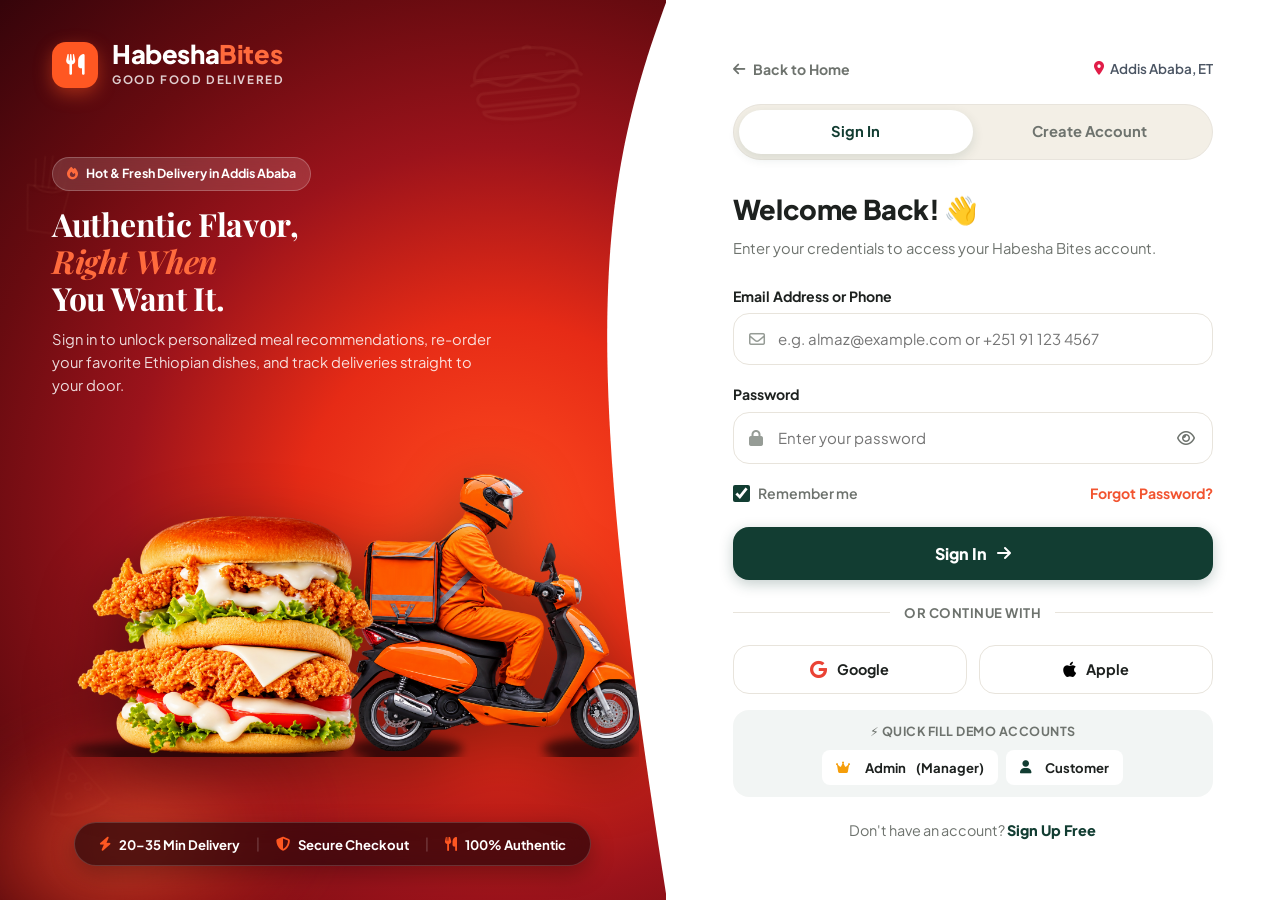
<file: admin.html>
<!DOCTYPE html>
<html lang="en">
<head>
  <meta charset="UTF-8">
  <meta name="viewport" content="width=device-width, initial-scale=1.0">
  <meta name="description" content="Habesha Bites Restaurant Admin & Kitchen Management Portal">
  <title>Restaurant Admin Portal | Habesha Bites</title>
  
  <!-- Font Awesome Icons -->
  <link rel="stylesheet" href="https://cdnjs.cloudflare.com/ajax/libs/font-awesome/6.5.1/css/all.min.css">
  
  <!-- Base Style & Admin Stylesheet -->
  <link rel="stylesheet" href="style.css">
  <link rel="stylesheet" href="admin.css">

  <!-- Admin JavaScript -->
  <script src="admin.js" defer></script>
</head>
<body class="admin-body">

  <!-- =========================================================================
       1. ADMIN SIDEBAR NAVIGATION
       ========================================================================= -->
  <aside class="admin-sidebar" id="adminSidebar">
    <!-- Brand -->
    <div class="sidebar-brand">
      <a href="index.html" class="brand-wrapper" title="Back to Habesha Bites">
        <div class="brand-logo-icon">
          <i class="fa-solid fa-utensils"></i>
        </div>
        <div class="brand-titles">
          <span class="brand-main">Habesha<span>Bites</span></span>
          <span class="brand-badge"><i class="fa-solid fa-shield-halved"></i> Admin Portal</span>
        </div>
      </a>
    </div>

    <!-- Navigation Menu -->
    <nav class="sidebar-nav">
      <div class="nav-label">Main Menu</div>
      
      <button class="nav-btn active" data-target="dashboardSection" id="navDashboardBtn">
        <i class="fa-solid fa-chart-pie"></i>
        <span>Dashboard</span>
      </button>

      <button class="nav-btn" data-target="ordersSection" id="navOrdersBtn">
        <i class="fa-solid fa-boxes-stacked"></i>
        <span>Live Orders</span>
        <span class="nav-badge" id="pendingOrdersBadge">0</span>
      </button>

      <button class="nav-btn" data-target="menuSection" id="navMenuBtn">
        <i class="fa-solid fa-bowl-food"></i>
        <span>Menu Items</span>
      </button>

      <div class="nav-label" style="margin-top: 12px;">Management</div>

      <button class="nav-btn" data-target="customersSection" id="navCustomersBtn">
        <i class="fa-solid fa-users"></i>
        <span>Customers</span>
      </button>
    </nav>

    <!-- Sidebar Footer -->
    <div class="sidebar-footer">
      <a href="index.html" class="btn-visit-store" target="_blank" title="Open customer website in new tab">
        <i class="fa-solid fa-arrow-up-right-from-square"></i>
        <span>View Customer Store</span>
      </a>

      <div class="admin-user-pill">
        <div class="admin-avatar" id="adminAvatar">A</div>
        <div class="admin-meta">
          <div class="admin-name" id="adminUserName">Admin Manager</div>
          <div class="admin-role">Administrator</div>
        </div>
        <button class="btn-admin-logout" id="btnAdminLogout" title="Sign Out">
          <i class="fa-solid fa-arrow-right-from-bracket"></i>
        </button>
      </div>
    </div>
  </aside>

  <!-- =========================================================================
       2. MAIN CONTENT AREA
       ========================================================================= -->
  <div class="admin-main-wrapper">
    
    <!-- Top Header -->
    <header class="admin-header">
      <div class="header-left">
        <button class="btn-mobile-sidebar" id="btnMobileSidebar" aria-label="Toggle Navigation">
          <i class="fa-solid fa-bars"></i>
        </button>
        <div class="page-headline">
          <h1 id="headerTitle">Dashboard Overview</h1>
          <p id="headerSubtitle">Real-time store performance and live kitchen activity</p>
        </div>
      </div>

      <div class="header-actions">
        <span class="live-pill">
          <span class="live-dot"></span>
          <span>Live Operations</span>
        </span>

        <button class="btn-admin-action btn-refresh" id="btnRefreshData" title="Refresh live orders & stats">
          <i class="fa-solid fa-rotate"></i>
          <span>Refresh</span>
        </button>

        <button class="btn-admin-action btn-primary-admin" id="btnHeaderAddDish">
          <i class="fa-solid fa-plus"></i>
          <span>Add Dish</span>
        </button>
      </div>
    </header>

    <!-- Content Sections -->
    <main class="admin-content">

      <!-- =====================================================================
           SECTION 1: DASHBOARD OVERVIEW
           ===================================================================== -->
      <section class="admin-section active" id="dashboardSection">
        
        <!-- KPI Stat Cards -->
        <div class="stats-grid">
          <!-- Total Revenue -->
          <div class="kpi-card">
            <div class="kpi-info">
              <h3>Total Revenue</h3>
              <div class="kpi-value" id="kpiTotalRevenue">$0.00</div>
              <div class="kpi-trend trend-up">
                <i class="fa-solid fa-arrow-trend-up"></i>
                <span>Lifetime platform sales</span>
              </div>
            </div>
            <div class="kpi-icon icon-revenue">
              <i class="fa-solid fa-sack-dollar"></i>
            </div>
          </div>

          <!-- Total Orders -->
          <div class="kpi-card">
            <div class="kpi-info">
              <h3>Total Orders</h3>
              <div class="kpi-value" id="kpiTotalOrders">0</div>
              <div class="kpi-trend trend-up">
                <i class="fa-solid fa-circle-check"></i>
                <span id="kpiDeliveredSub">0 completed</span>
              </div>
            </div>
            <div class="kpi-icon icon-orders">
              <i class="fa-solid fa-receipt"></i>
            </div>
          </div>

          <!-- Active Kitchen Orders -->
          <div class="kpi-card">
            <div class="kpi-info">
              <h3>Active Orders</h3>
              <div class="kpi-value" id="kpiActiveOrders">0</div>
              <div class="kpi-trend trend-alert">
                <i class="fa-solid fa-fire"></i>
                <span>Pending or In-Prep</span>
              </div>
            </div>
            <div class="kpi-icon icon-active">
              <i class="fa-solid fa-bell-concierge"></i>
            </div>
          </div>

          <!-- Total Menu Items -->
          <div class="kpi-card">
            <div class="kpi-info">
              <h3>Menu Dishes</h3>
              <div class="kpi-value" id="kpiTotalMenu">0</div>
              <div class="kpi-trend trend-up">
                <i class="fa-solid fa-circle-dot"></i>
                <span id="kpiAvailableSub">0 available</span>
              </div>
            </div>
            <div class="kpi-icon icon-menu">
              <i class="fa-solid fa-utensils"></i>
            </div>
          </div>
        </div>

        <!-- 2-Column Dashboard Layout -->
        <div class="dashboard-grid">
          <!-- Left: Recent Orders Table -->
          <div class="dash-panel">
            <div class="panel-header">
              <h2 class="panel-title">Recent Kitchen Orders</h2>
              <a class="panel-link" onclick="switchSection('ordersSection')">
                View All Orders <i class="fa-solid fa-arrow-right"></i>
              </a>
            </div>

            <div class="table-responsive">
              <table class="admin-table">
                <thead>
                  <tr>
                    <th>Order #</th>
                    <th>Customer</th>
                    <th>Items</th>
                    <th>Total</th>
                    <th>Status</th>
                    <th>Action</th>
                  </tr>
                </thead>
                <tbody id="dashRecentOrdersBody">
                  <tr>
                    <td colspan="6" style="text-align: center; color: var(--text-muted); padding: 30px;">
                      <i class="fa-solid fa-spinner fa-spin"></i> Loading recent orders...
                    </td>
                  </tr>
                </tbody>
              </table>
            </div>
          </div>

          <!-- Right: Store Quick Stats & Top Categories -->
          <div class="dash-panel">
            <div class="panel-header">
              <h2 class="panel-title">Kitchen Status</h2>
              <span class="live-pill"><i class="fa-solid fa-clock"></i> Live</span>
            </div>

            <div style="display: flex; flex-direction: column; gap: 16px;">
              <div style="background: var(--bg-surface-alt); padding: 16px; border-radius: var(--radius-sm); border: 1px solid var(--border-light);">
                <div style="display: flex; justify-content: space-between; margin-bottom: 6px; font-weight: 700; font-size: 0.88rem;">
                  <span><i class="fa-solid fa-fire" style="color: #f59e0b;"></i> Orders in Preparation</span>
                  <span id="dashPrepCount" style="color: var(--primary);">0</span>
                </div>
                <div style="font-size: 0.78rem; color: var(--text-muted);">Chefs currently fulfilling dishes</div>
              </div>

              <div style="background: var(--bg-surface-alt); padding: 16px; border-radius: var(--radius-sm); border: 1px solid var(--border-light);">
                <div style="display: flex; justify-content: space-between; margin-bottom: 6px; font-weight: 700; font-size: 0.88rem;">
                  <span><i class="fa-solid fa-motorcycle" style="color: #8b5cf6;"></i> Out for Delivery</span>
                  <span id="dashDeliveryCount" style="color: var(--primary);">0</span>
                </div>
                <div style="font-size: 0.78rem; color: var(--text-muted);">Drivers on the way across Addis Ababa</div>
              </div>

              <div style="background: var(--bg-surface-alt); padding: 16px; border-radius: var(--radius-sm); border: 1px solid var(--border-light);">
                <div style="display: flex; justify-content: space-between; margin-bottom: 6px; font-weight: 700; font-size: 0.88rem;">
                  <span><i class="fa-solid fa-users" style="color: #10b981;"></i> Registered Customers</span>
                  <span id="dashCustomerCount" style="color: var(--primary);">0</span>
                </div>
                <div style="font-size: 0.78rem; color: var(--text-muted);">Signed up members in database</div>
              </div>

              <div style="margin-top: 8px;">
                <button class="btn-admin-action btn-primary-admin" style="width: 100%; justify-content: center; padding: 12px;" onclick="openDishModal()">
                  <i class="fa-solid fa-plus-circle"></i>
                  <span>Add New Dish to Menu</span>
                </button>
              </div>
            </div>
          </div>
        </div>

      </section>

      <!-- =====================================================================
           SECTION 2: LIVE ORDERS MANAGEMENT
           ===================================================================== -->
      <section class="admin-section" id="ordersSection">
        
        <!-- Filter and Search Bar -->
        <div class="filter-bar">
          <div class="status-tabs" id="orderStatusTabs">
            <button class="status-tab-btn active" data-status="all">All Orders (<span id="countAll">0</span>)</button>
            <button class="status-tab-btn" data-status="pending">New / Pending (<span id="countPending">0</span>)</button>
            <button class="status-tab-btn" data-status="preparing">Preparing (<span id="countPreparing">0</span>)</button>
            <button class="status-tab-btn" data-status="on_the_way">On The Way (<span id="countOnTheWay">0</span>)</button>
            <button class="status-tab-btn" data-status="delivered">Delivered (<span id="countDelivered">0</span>)</button>
            <button class="status-tab-btn" data-status="cancelled">Cancelled (<span id="countCancelled">0</span>)</button>
          </div>

          <div class="search-input-wrap">
            <i class="fa-solid fa-magnifying-glass"></i>
            <input type="text" id="orderSearchInput" placeholder="Search order #, customer, phone...">
          </div>
        </div>

        <!-- Orders Data Table -->
        <div class="table-responsive">
          <table class="admin-table">
            <thead>
              <tr>
                <th>Order ID & Date</th>
                <th>Customer & Contact</th>
                <th>Delivery Address</th>
                <th>Ordered Items</th>
                <th>Total</th>
                <th>Live Status</th>
                <th>Actions</th>
              </tr>
            </thead>
            <tbody id="ordersTableBody">
              <tr>
                <td colspan="7" style="text-align: center; color: var(--text-muted); padding: 40px;">
                  <i class="fa-solid fa-spinner fa-spin"></i> Loading live orders...
                </td>
              </tr>
            </tbody>
          </table>
        </div>

      </section>

      <!-- =====================================================================
           SECTION 3: MENU MANAGEMENT (CRUD)
           ===================================================================== -->
      <section class="admin-section" id="menuSection">
        
        <!-- Filter and Add Dish Bar -->
        <div class="filter-bar">
          <div class="status-tabs" id="menuCuisineTabs">
            <button class="status-tab-btn active" data-cuisine="all">All Cuisines</button>
            <button class="status-tab-btn" data-cuisine="Habesha">Habesha (Ethiopian)</button>
            <button class="status-tab-btn" data-cuisine="Mediterranean">Mediterranean</button>
            <button class="status-tab-btn" data-cuisine="Italian">Italian</button>
            <button class="status-tab-btn" data-cuisine="Asian">Asian</button>
          </div>

          <div style="display: flex; gap: 12px; align-items: center;">
            <div class="search-input-wrap">
              <i class="fa-solid fa-magnifying-glass"></i>
              <input type="text" id="menuSearchInput" placeholder="Search dish name or desc...">
            </div>

            <button class="btn-admin-action btn-primary-admin" onclick="openDishModal()">
              <i class="fa-solid fa-plus"></i>
              <span>Add Dish</span>
            </button>
          </div>
        </div>

        <!-- Menu Cards Grid -->
        <div class="menu-grid-admin" id="menuGridAdmin">
          <!-- Dynamically populated -->
        </div>

      </section>

      <!-- =====================================================================
           SECTION 4: CUSTOMERS DIRECTORY
           ===================================================================== -->
      <section class="admin-section" id="customersSection">
        
        <div class="filter-bar">
          <div style="font-weight: 700; color: var(--text-main); font-size: 1rem;">
            Registered Customer Directory (<span id="customerCountBadge">0</span>)
          </div>
          <div class="search-input-wrap">
            <i class="fa-solid fa-magnifying-glass"></i>
            <input type="text" id="customerSearchInput" placeholder="Search customer name, email, phone...">
          </div>
        </div>

        <div class="table-responsive">
          <table class="admin-table">
            <thead>
              <tr>
                <th>Customer</th>
                <th>Email</th>
                <th>Phone</th>
                <th>City / Location</th>
                <th>Total Orders</th>
                <th>Total Spent</th>
                <th>Member Since</th>
              </tr>
            </thead>
            <tbody id="customersTableBody">
              <!-- Dynamically populated -->
            </tbody>
          </table>
        </div>

      </section>

    </main>
  </div>

  <!-- =========================================================================
       MODAL 1: ADD / EDIT MENU ITEM MODAL
       ========================================================================= -->
  <div class="admin-modal-overlay" id="dishModalOverlay">
    <div class="admin-modal">
      <div class="modal-header">
        <h2 class="modal-title" id="dishModalTitle">Add New Dish</h2>
        <button class="btn-close-modal" onclick="closeDishModal()">&times;</button>
      </div>
      <form id="dishForm" onsubmit="handleDishFormSubmit(event)">
        <input type="hidden" id="dishFormId" value="">
        <div class="modal-body">
          <div class="form-group-admin">
            <label for="dishName">Dish Name *</label>
            <input type="text" id="dishName" class="form-control-admin" placeholder="e.g. Traditional Tibs or Chef Special" required>
          </div>

          <div style="display: grid; grid-template-columns: 1fr 1fr; gap: 16px;">
            <div class="form-group-admin">
              <label for="dishCategory">Cuisine Category *</label>
              <select id="dishCategory" class="form-control-admin" required>
                <option value="Habesha">Habesha</option>
                <option value="Mediterranean">Mediterranean</option>
                <option value="Italian">Italian</option>
                <option value="Asian">Asian</option>
              </select>
            </div>

            <div class="form-group-admin">
              <label for="dishPrice">Price ($ USD) *</label>
              <input type="number" step="0.01" min="0.5" id="dishPrice" class="form-control-admin" placeholder="24.50" required>
            </div>
          </div>

          <div class="form-group-admin">
            <label for="dishImage">Image URL</label>
            <input type="url" id="dishImage" class="form-control-admin" placeholder="https://images.unsplash.com/..." value="https://images.unsplash.com/photo-1544025162-d76694265947?auto=format&fit=crop&w=600&q=80">
          </div>

          <div class="form-group-admin">
            <label for="dishDescription">Description & Ingredients</label>
            <textarea id="dishDescription" class="form-control-admin" rows="3" placeholder="Tender beef cubes sautéed with rosemary, red onions, and spiced butter..."></textarea>
          </div>

          <div class="form-group-admin" style="margin-bottom: 0;">
            <label class="switch-label">
              <input type="checkbox" id="dishIsAvailable" class="switch-input" checked>
              <span>Available for Customers to Order immediately</span>
            </label>
          </div>
        </div>

        <div class="modal-footer">
          <button type="button" class="btn-admin-action btn-refresh" onclick="closeDishModal()">Cancel</button>
          <button type="submit" class="btn-admin-action btn-primary-admin" id="btnSaveDish">
            <i class="fa-solid fa-floppy-disk"></i>
            <span>Save Dish</span>
          </button>
        </div>
      </form>
    </div>
  </div>

  <!-- =========================================================================
       MODAL 2: ORDER DETAILS & RECEIPT VIEW
       ========================================================================= -->
  <div class="admin-modal-overlay" id="orderModalOverlay">
    <div class="admin-modal">
      <div class="modal-header">
        <h2 class="modal-title" id="orderModalTitle">Order Details</h2>
        <button class="btn-close-modal" onclick="closeOrderModal()">&times;</button>
      </div>
      <div class="modal-body" id="orderModalContent">
        <!-- Dynamically injected -->
      </div>
      <div class="modal-footer">
        <button type="button" class="btn-admin-action btn-refresh" onclick="closeOrderModal()">Close</button>
        <button type="button" class="btn-admin-action btn-primary-admin" onclick="window.print()">
          <i class="fa-solid fa-print"></i>
          <span>Print Receipt</span>
        </button>
      </div>
    </div>
  </div>

  <!-- Toast Notification Container -->
  <div class="toast-container" id="toastContainer"></div>

</body>
</html>
</file>
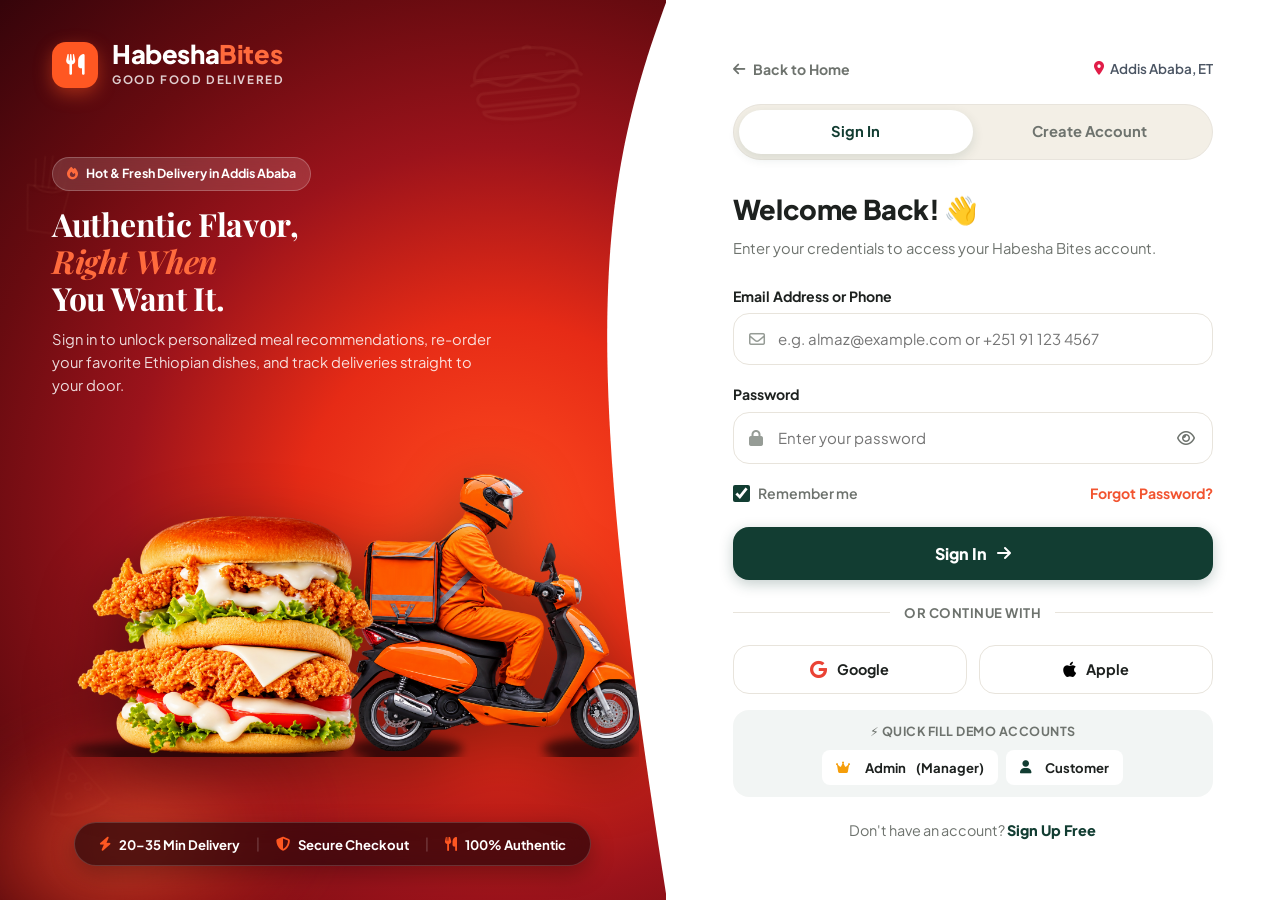
<file: login.html>
<!DOCTYPE html>
<html lang="en">
<head>
  <meta charset="UTF-8">
  <meta name="viewport" content="width=device-width, initial-scale=1.0">
  <meta name="description" content="Sign in or create an account on Habesha Bites to order authentic Ethiopian meals, track deliveries, and save favorite dishes.">
  <title>Sign In & Register | Habesha Bites</title>
  
  <!-- Font Awesome Icons -->
  <link rel="stylesheet" href="https://cdnjs.cloudflare.com/ajax/libs/font-awesome/6.5.1/css/all.min.css">
  
  <!-- Google Fonts: Plus Jakarta Sans & Playfair Display -->
  <link rel="preconnect" href="https://fonts.googleapis.com">
  <link rel="preconnect" href="https://fonts.gstatic.com" crossorigin>
  <link href="https://fonts.googleapis.com/css2?family=Playfair+Display:ital,wght@0,600;0,700;1,600&family=Plus+Jakarta+Sans:wght@400;500;600;700;800&display=swap" rel="stylesheet">
  
  <!-- Base Stylesheet -->
  <link rel="stylesheet" href="style.css">

  <style>
    /* =========================================================================
       AUTHENTICATION PAGE STYLING (LOGIN & REGISTER)
       ========================================================================= */
    html, body {
      margin: 0;
      padding: 0;
      width: 100%;
      height: 100%;
      overflow-x: hidden;
      background-color: var(--bg-surface);
    }

    body {
      min-height: 100vh;
      display: flex;
      flex-direction: column;
    }

    .auth-page-container {
      flex: 1;
      display: flex;
      padding: 0;
      margin: 0;
      width: 100vw;
      min-height: 100vh;
      height: 100vh;
      overflow: hidden;
    }

    .auth-card-wrapper {
      width: 100vw;
      max-width: 100%;
      min-height: 100vh;
      height: 100vh;
      background: #ffffff;
      border-radius: 0;
      border: none;
      box-shadow: none;
      display: grid;
      grid-template-columns: 52% 48%;
      position: relative;
      overflow: hidden;
    }

    /* -------------------------------------------------------------------------
       1. LEFT PROMOTIONAL SECTION (BURGUNDY GRADIENT & TALABAT HERO)
       ------------------------------------------------------------------------- */
    .auth-promo-panel {
      background: #710a0b;
      background: radial-gradient(circle at 75% 58%, #ff4b1f 0%, #e62b16 28%, #9b131b 52%, #680b10 74%, #35040a 100%);
      position: relative;
      overflow: hidden;
      height: 100%;
      display: flex;
      flex-direction: column;
      justify-content: space-between;
      padding: 40px 52px 34px 52px;
      color: #ffffff;
      z-index: 1;
    }

    /* Subtle food illustration doodles in the background */
    .promo-doodles-bg {
      position: absolute;
      inset: 0;
      pointer-events: none;
      overflow: hidden;
      z-index: 1;
    }

    .doodle {
      position: absolute;
      pointer-events: none;
      opacity: 0.22;
      filter: drop-shadow(0 2px 4px rgba(0, 0, 0, 0.3));
    }

    .doodle-burger {
      top: 18px;
      right: 70px;
      width: 140px;
      height: 115px;
      transform: rotate(-6deg);
    }

    .doodle-fries {
      top: 140px;
      left: 10px;
      width: 75px;
      height: 110px;
      transform: rotate(8deg);
      opacity: 0.18;
    }

    .doodle-pizza {
      bottom: 80px;
      left: 30px;
      width: 85px;
      height: 85px;
      transform: rotate(-15deg);
      opacity: 0.16;
    }

    /* Radiant swoosh layer in bottom-left */
    .promo-swoosh-layer {
      position: absolute;
      bottom: -60px;
      left: -60px;
      width: 380px;
      height: 240px;
      background: radial-gradient(ellipse at center, rgba(242, 84, 48, 0.75) 0%, rgba(217, 43, 22, 0.3) 50%, transparent 75%);
      border-radius: 50%;
      transform: rotate(-12deg);
      pointer-events: none;
      z-index: 1;
      filter: blur(28px);
    }

    /* Content wrapper for Left Promo */
    .promo-content-wrapper {
      position: relative;
      z-index: 2;
      display: flex;
      flex-direction: column;
      justify-content: space-between;
      height: 100%;
      width: 100%;
    }

    /* Top: Brand Header */
    .promo-brand-header {
      margin-bottom: 16px;
    }

    .brand-link {
      display: inline-flex;
      align-items: center;
      gap: 14px;
      text-decoration: none;
      color: #ffffff;
    }

    .brand-badge-icon {
      width: 46px;
      height: 46px;
      background: #ff5722;
      border-radius: 14px;
      display: flex;
      align-items: center;
      justify-content: center;
      font-size: 1.3rem;
      color: #ffffff;
      box-shadow: 0 6px 18px rgba(255, 87, 34, 0.45);
    }

    .brand-text-col {
      display: flex;
      flex-direction: column;
    }

    .brand-title {
      font-size: 1.6rem;
      font-weight: 800;
      letter-spacing: -0.4px;
      line-height: 1.1;
      color: #ffffff;
    }

    .brand-title span {
      color: #ff6b3d;
    }

    .brand-slogan-text {
      font-size: 0.72rem;
      color: rgba(255, 255, 255, 0.8);
      letter-spacing: 1.6px;
      text-transform: uppercase;
      font-weight: 700;
      margin-top: 3px;
    }

    /* Copy block */
    .promo-text-block {
      margin-bottom: 6px;
    }

    .promo-pill-tag {
      display: inline-flex;
      align-items: center;
      gap: 8px;
      background: rgba(255, 255, 255, 0.14);
      border: 1px solid rgba(255, 255, 255, 0.22);
      backdrop-filter: blur(8px);
      padding: 6px 14px;
      border-radius: 999px;
      font-size: 0.78rem;
      font-weight: 700;
      color: #ffffff;
      margin-bottom: 14px;
      width: fit-content;
    }

    .promo-pill-tag i {
      color: #ff6b3d;
    }

    .promo-headline {
      font-family: var(--font-serif);
      font-size: clamp(1.9rem, 2.5vw, 2.6rem);
      font-weight: 700;
      line-height: 1.16;
      margin-bottom: 12px;
      color: #ffffff;
      letter-spacing: -0.3px;
    }

    .promo-headline .highlight-orange {
      color: #ff6b3d;
      font-style: italic;
    }

    .promo-description {
      font-size: 0.92rem;
      color: rgba(255, 255, 255, 0.85);
      line-height: 1.55;
      max-width: 440px;
    }

    /* Hero Food & Scooter Delivery Composite Visual */
    .promo-hero-visual-wrap {
      display: flex;
      align-items: flex-end;
      justify-content: flex-end;
      margin: 4px -25px 14px -10px;
      width: calc(100% + 35px);
      position: relative;
      z-index: 3;
    }

    .promo-hero-image {
      max-width: 660px;
      width: 100%;
      height: auto;
      max-height: 380px;
      object-fit: contain;
      filter: drop-shadow(0 16px 32px rgba(0, 0, 0, 0.42));
      transition: transform 0.3s ease;
    }

    .promo-hero-image:hover {
      transform: scale(1.02);
    }

    /* Bottom Feature Pill Bar */
    .promo-feature-bar {
      display: flex;
      align-items: center;
      justify-content: center;
      gap: 16px;
      background: rgba(30, 4, 8, 0.65);
      border: 1px solid rgba(255, 255, 255, 0.16);
      backdrop-filter: blur(12px);
      padding: 10px 24px;
      border-radius: 999px;
      width: fit-content;
      margin: 0 auto;
      box-shadow: 0 8px 24px rgba(0, 0, 0, 0.3);
    }

    .feature-item {
      display: flex;
      align-items: center;
      gap: 8px;
      font-size: 0.82rem;
      font-weight: 700;
      color: #ffffff;
      white-space: nowrap;
    }

    .feature-icon {
      color: #ff5722;
      font-size: 0.88rem;
    }

    .feature-sep {
      color: rgba(255, 255, 255, 0.3);
      font-size: 0.85rem;
      font-weight: 300;
    }

    /* -------------------------------------------------------------------------
       2. RIGHT FORM SECTION & CURVED TRANSITION
       ------------------------------------------------------------------------- */
    .auth-form-panel {
      padding: 36px 54px;
      display: flex;
      flex-direction: column;
      justify-content: flex-start;
      position: relative;
      background: #ffffff;
      height: 100%;
      overflow-y: auto;
      z-index: 2;
    }

    /* Smooth Organic SVG Curve Divider between Left & Right Sections */
    .split-curve-divider {
      position: absolute;
      left: calc(52% + 1px);
      top: 0;
      bottom: 0;
      width: 90px;
      transform: translateX(-100%);
      height: 100%;
      pointer-events: none;
      z-index: 10;
    }

    .split-curve-divider svg {
      width: 100%;
      height: 100%;
      display: block;
    }

    .auth-form-container {
      width: 100%;
      max-width: 480px;
      margin: auto;
      padding: 16px 0;
      position: relative;
      z-index: 6;
    }

    .auth-top-nav {
      display: flex;
      justify-content: space-between;
      align-items: center;
      margin-bottom: 24px;
    }

    .nav-location-tag {
      font-size: 0.84rem;
      font-weight: 600;
      color: #4b5563;
      display: flex;
      align-items: center;
      gap: 6px;
    }

    .btn-back-home {
      display: inline-flex;
      align-items: center;
      gap: 8px;
      font-size: 0.88rem;
      font-weight: 700;
      color: var(--text-muted);
      transition: color var(--transition-fast);
    }

    .btn-back-home:hover {
      color: var(--primary);
    }

    /* Segmented Tab Control for Login / Register */
    .auth-switcher {
      display: flex;
      background: var(--bg-surface-alt);
      border-radius: var(--radius-full);
      padding: 5px;
      position: relative;
      margin-bottom: 28px;
      border: 1px solid var(--border-light);
    }

    .auth-switch-btn {
      flex: 1;
      padding: 10px 16px;
      border-radius: var(--radius-full);
      font-size: 0.92rem;
      font-weight: 700;
      color: var(--text-muted);
      cursor: pointer;
      text-align: center;
      border: none;
      background: transparent;
      transition: all var(--transition-fast);
      position: relative;
      z-index: 2;
    }

    .auth-switch-btn.active {
      color: var(--primary);
      background: #ffffff;
      box-shadow: 0 4px 12px rgba(18, 61, 50, 0.12);
    }

    /* Forms */
    .auth-form {
      display: none;
      animation: fadeInForm 0.3s cubic-bezier(0.16, 1, 0.3, 1);
    }

    .auth-form.active {
      display: block;
    }

    @keyframes fadeInForm {
      from {
        opacity: 0;
        transform: translateY(10px);
      }
      to {
        opacity: 1;
        transform: translateY(0);
      }
    }

    .form-header {
      margin-bottom: 24px;
    }

    .form-header h2 {
      font-size: 1.7rem;
      font-weight: 800;
      color: var(--text-main);
      margin-bottom: 6px;
      letter-spacing: -0.4px;
    }

    .form-header p {
      font-size: 0.92rem;
      color: var(--text-muted);
    }

    .auth-input-group {
      margin-bottom: 18px;
      display: flex;
      flex-direction: column;
      gap: 6px;
    }

    .auth-input-group label {
      font-size: 0.88rem;
      font-weight: 700;
      color: var(--text-main);
    }

    .input-field-wrap {
      position: relative;
      display: flex;
      align-items: center;
    }

    .input-field-wrap i.field-icon {
      position: absolute;
      left: 16px;
      color: var(--text-subtle);
      font-size: 1rem;
      pointer-events: none;
    }

    .auth-control {
      width: 100%;
      padding: 13px 16px 13px 44px;
      border: 1.5px solid var(--border-light);
      border-radius: var(--radius-md);
      font-size: 0.94rem;
      font-family: var(--font-sans);
      background: #fff;
      color: var(--text-main);
      outline: none;
      transition: all var(--transition-fast);
    }

    .auth-control:focus {
      border-color: var(--primary);
      box-shadow: 0 0 0 4px rgba(18, 61, 50, 0.1);
    }

    .btn-toggle-password {
      position: absolute;
      right: 14px;
      background: none;
      border: none;
      color: var(--text-muted);
      cursor: pointer;
      font-size: 1rem;
      padding: 4px;
      display: flex;
      align-items: center;
      justify-content: center;
    }

    .btn-toggle-password:hover {
      color: var(--text-main);
    }

    /* Password Strength Indicator */
    .password-strength-bar {
      height: 4px;
      background: var(--border-light);
      border-radius: var(--radius-full);
      margin-top: 6px;
      overflow: hidden;
      display: flex;
    }

    .strength-indicator {
      height: 100%;
      width: 0%;
      transition: width 0.3s ease, background-color 0.3s ease;
    }

    .strength-text {
      font-size: 0.76rem;
      font-weight: 700;
      color: var(--text-muted);
      margin-top: 4px;
    }

    /* Form Extras (Remember me & Forgot Password) */
    .form-extras-row {
      display: flex;
      justify-content: space-between;
      align-items: center;
      margin-bottom: 22px;
      font-size: 0.88rem;
    }

    .checkbox-label {
      display: flex;
      align-items: center;
      gap: 8px;
      color: var(--text-muted);
      cursor: pointer;
      font-weight: 600;
      user-select: none;
    }

    .checkbox-label input[type="checkbox"] {
      width: 17px;
      height: 17px;
      accent-color: var(--primary);
      cursor: pointer;
    }

    .forgot-link {
      color: var(--accent);
      font-weight: 700;
      transition: color var(--transition-fast);
    }

    .forgot-link:hover {
      text-decoration: underline;
      color: var(--accent-hover);
    }

    /* Primary CTA Button */
    .btn-auth-submit {
      width: 100%;
      padding: 14px 24px;
      background: var(--primary);
      color: #ffffff;
      border: none;
      border-radius: var(--radius-md);
      font-size: 1rem;
      font-weight: 800;
      cursor: pointer;
      display: flex;
      align-items: center;
      justify-content: center;
      gap: 10px;
      transition: all var(--transition-fast);
      box-shadow: 0 4px 14px rgba(18, 61, 50, 0.25);
    }

    .btn-auth-submit:hover {
      background: var(--primary-hover);
      transform: translateY(-2px);
      box-shadow: 0 8px 20px rgba(18, 61, 50, 0.35);
    }

    .btn-auth-submit:active {
      transform: translateY(0);
    }

    /* Divider */
    .auth-divider {
      display: flex;
      align-items: center;
      text-align: center;
      margin: 22px 0;
      color: var(--text-muted);
      font-size: 0.82rem;
      font-weight: 700;
      text-transform: uppercase;
      letter-spacing: 0.5px;
    }

    .auth-divider::before,
    .auth-divider::after {
      content: "";
      flex: 1;
      border-bottom: 1px solid var(--border-light);
    }

    .auth-divider span {
      padding: 0 14px;
    }

    /* Social Logins */
    .social-auth-grid {
      display: grid;
      grid-template-columns: 1fr 1fr;
      gap: 12px;
    }

    .btn-social-auth {
      display: flex;
      align-items: center;
      justify-content: center;
      gap: 10px;
      padding: 12px;
      border: 1.5px solid var(--border-light);
      border-radius: var(--radius-md);
      font-size: 0.9rem;
      font-weight: 700;
      color: var(--text-main);
      background: #fff;
      cursor: pointer;
      transition: all var(--transition-fast);
    }

    .btn-social-auth:hover {
      background: var(--bg-surface-alt);
      border-color: #d8d3c8;
      transform: translateY(-1px);
    }

    .btn-social-auth i {
      font-size: 1.1rem;
    }

    /* Switch footer text */
    .auth-switch-footer {
      text-align: center;
      margin-top: 22px;
      font-size: 0.9rem;
      color: var(--text-muted);
    }

    .auth-switch-footer a {
      color: var(--primary);
      font-weight: 800;
      cursor: pointer;
    }

    .auth-switch-footer a:hover {
      text-decoration: underline;
    }

    /* Simple Modal for Forgot Password */
    .auth-modal-overlay {
      position: fixed;
      inset: 0;
      background: rgba(18, 61, 50, 0.45);
      backdrop-filter: blur(8px);
      z-index: 1000;
      display: none;
      align-items: center;
      justify-content: center;
      padding: 20px;
    }

    .auth-modal-overlay.active {
      display: flex;
      animation: modalFadeIn 0.25s ease;
    }

    @keyframes modalFadeIn {
      from { opacity: 0; transform: scale(0.96); }
      to { opacity: 1; transform: scale(1); }
    }

    .auth-modal-box {
      background: #fff;
      border-radius: var(--radius-lg);
      padding: 32px;
      max-width: 440px;
      width: 100%;
      box-shadow: var(--shadow-xl);
      border: 1px solid var(--border-light);
      position: relative;
    }

    .btn-close-modal {
      position: absolute;
      top: 18px;
      right: 18px;
      width: 32px;
      height: 32px;
      border-radius: 50%;
      background: var(--bg-surface-alt);
      border: none;
      display: flex;
      align-items: center;
      justify-content: center;
      cursor: pointer;
      color: var(--text-muted);
      font-size: 1rem;
    }

    .btn-close-modal:hover {
      color: var(--text-main);
      background: var(--border-light);
    }

    /* Responsive */
    @media (max-width: 1100px) {
      .auth-visual-panel {
        padding: 40px;
      }
      .auth-form-panel {
        padding: 30px;
      }
    }

    @media (max-width: 900px) {
      .auth-page-container {
        height: auto;
        min-height: 100vh;
        overflow-y: auto;
      }

      .auth-card-wrapper {
        grid-template-columns: 1fr;
        height: auto;
        min-height: 100vh;
      }

      .auth-promo-panel {
        padding: 40px 24px 30px;
        min-height: auto;
      }

      .split-curve-divider {
        display: none;
      }

      .auth-form-panel {
        padding: 32px 20px;
        height: auto;
        min-height: auto;
      }

      .auth-form-container {
        padding: 0;
      }

      .promo-hero-visual-wrap {
        justify-content: center;
        margin: 12px 0;
        width: 100%;
      }

      .promo-hero-image {
        max-width: 100%;
        max-height: 220px;
      }
    }

    @media (max-width: 480px) {
      .social-auth-grid {
        grid-template-columns: 1fr;
      }
      .form-extras-row {
        flex-direction: column;
        align-items: flex-start;
        gap: 10px;
      }
    }
  </style>
</head>
<body>

  <!-- =========================================================================
       AUTHENTICATION CARD (LOGIN & REGISTER)
       ========================================================================= -->
  <main class="auth-page-container">
    <div class="auth-card-wrapper">

      <!-- Left Promotional Section (Talabat-Style Ad Showcase) -->
      <section class="auth-promo-panel" aria-label="Habesha Bites Showcase">
        
        <!-- Subtle Decorative Food Pattern Doodles (SVG) -->
        <div class="promo-doodles-bg" aria-hidden="true">
          <!-- Burger Doodle (Top-Right) -->
          <svg class="doodle doodle-burger" viewBox="0 0 120 100" fill="none" stroke="rgba(255, 185, 140, 0.28)" stroke-width="2.6" stroke-linecap="round" stroke-linejoin="round">
            <path d="M 15,50 C 15,18 105,18 105,50 Z" />
            <path d="M 40,32 Q 43,30 46,32" />
            <path d="M 60,26 Q 63,24 66,26" />
            <path d="M 80,34 Q 83,32 86,34" />
            <path d="M 12,54 Q 22,48 32,54 Q 42,60 52,54 Q 62,48 72,54 Q 82,60 92,54 Q 102,48 108,54" />
            <rect x="16" y="62" width="88" height="11" rx="5.5" />
            <path d="M 20,78 C 20,90 100,90 100,78 Z" />
          </svg>

          <!-- French Fries Doodle (Far-Left Edge) -->
          <svg class="doodle doodle-fries" viewBox="0 0 100 120" fill="none" stroke="rgba(255, 185, 140, 0.24)" stroke-width="2.6" stroke-linecap="round" stroke-linejoin="round">
            <path d="M 22,50 L 30,110 L 70,110 L 78,50 Z" />
            <path d="M 30,50 C 40,58 60,58 70,50" />
            <line x1="32" y1="50" x2="28" y2="15" />
            <line x1="42" y1="50" x2="40" y2="10" />
            <line x1="50" y1="50" x2="50" y2="8" />
            <line x1="60" y1="50" x2="62" y2="12" />
            <line x1="70" y1="50" x2="74" y2="20" />
          </svg>

          <!-- Pizza Slice Doodle (Bottom-Left) -->
          <svg class="doodle doodle-pizza" viewBox="0 0 100 100" fill="none" stroke="rgba(255, 185, 140, 0.2)" stroke-width="2.6" stroke-linecap="round" stroke-linejoin="round">
            <path d="M 50,15 L 85,85 C 65,95 35,95 15,85 Z" />
            <path d="M 15,85 C 35,95 65,95 85,85" stroke-width="4" />
            <circle cx="50" cy="50" r="4.5" />
            <circle cx="40" cy="70" r="3.5" />
            <circle cx="65" cy="65" r="4" />
          </svg>
        </div>

        <!-- Radiant Orange Swoosh Layer in Bottom-Left -->
        <div class="promo-swoosh-layer" aria-hidden="true"></div>

        <!-- Content Stack -->
        <div class="promo-content-wrapper">
          
          <!-- Top: Brand Header -->
          <div class="promo-brand-header">
            <a href="index.html" class="brand-link" aria-label="Habesha Bites Home">
              <div class="brand-badge-icon">
                <i class="fa-solid fa-utensils"></i>
              </div>
              <div class="brand-text-col">
                <span class="brand-title">Habesha<span>Bites</span></span>
                <span class="brand-slogan-text">GOOD FOOD DELIVERED</span>
              </div>
            </a>
          </div>

          <!-- Middle: Copy Block -->
          <div class="promo-text-block">
            <div class="promo-pill-tag">
              <i class="fa-solid fa-fire"></i>
              <span>Hot & Fresh Delivery in Addis Ababa</span>
            </div>

            <h1 class="promo-headline">
              Authentic Flavor,<br>
              <span class="highlight-orange">Right When</span><br>
              You Want It.
            </h1>

            <p class="promo-description">
              Sign in to unlock personalized meal recommendations, re-order your favorite Ethiopian dishes, and track deliveries straight to your door.
            </p>
          </div>

          <!-- Lower: Food & Delivery Scooter Visual (Burger + Delivery Scooter Rider) -->
          <div class="promo-hero-visual-wrap">
            <img 
              src="images/delivery-hero-with-shadow.png" 
              alt="Crispy double chicken burger and Habesha Bites food delivery rider on orange scooter" 
              class="promo-hero-image"
              loading="eager"
            >
          </div>

          <!-- Bottom: Small Feature Bar -->
          <div class="promo-feature-bar">
            <div class="feature-item">
              <i class="fa-solid fa-bolt feature-icon"></i>
              <span>20–35 Min Delivery</span>
            </div>
            <span class="feature-sep">|</span>
            <div class="feature-item">
              <i class="fa-solid fa-shield-halved feature-icon"></i>
              <span>Secure Checkout</span>
            </div>
            <span class="feature-sep">|</span>
            <div class="feature-item">
              <i class="fa-solid fa-utensils feature-icon"></i>
              <span>100% Authentic</span>
            </div>
          </div>

        </div>
      </section>

      <!-- Curved Organic Transition Wave Divider (placed between sections) -->
      <div class="split-curve-divider" aria-hidden="true">
        <svg viewBox="0 0 100 1000" preserveAspectRatio="none">
          <path d="M 100,0 C 18,220 5,400 100,1000 L 100,0 Z" fill="#ffffff" />
        </svg>
      </div>

      <!-- Right Form Panel -->
      <section class="auth-form-panel" aria-label="Account Access Form">
        <div class="auth-form-container">
          
          <!-- Top Nav Link -->
          <div class="auth-top-nav">
            <a href="index.html" class="btn-back-home">
              <i class="fa-solid fa-arrow-left"></i> Back to Home
            </a>
            <span class="nav-location-tag">
              <i class="fa-solid fa-location-dot" style="color: #e11d48;"></i> Addis Ababa, ET
            </span>
          </div>

        <!-- Tab Switcher: Login vs Register -->
        <div class="auth-switcher" role="tablist">
          <button 
            type="button" 
            class="auth-switch-btn active" 
            id="tabBtnLogin" 
            onclick="switchAuthMode('login')"
            role="tab"
            aria-selected="true"
          >
            Sign In
          </button>
          <button 
            type="button" 
            class="auth-switch-btn" 
            id="tabBtnRegister" 
            onclick="switchAuthMode('register')"
            role="tab"
            aria-selected="false"
          >
            Create Account
          </button>
        </div>

        <!-- ===================================================================
             1. SIGN IN FORM
             =================================================================== -->
        <form class="auth-form active" id="loginForm" onsubmit="handleLoginSubmit(event)">
          <div class="form-header">
            <h2>Welcome Back! 👋</h2>
            <p>Enter your credentials to access your Habesha Bites account.</p>
          </div>

          <div class="auth-input-group">
            <label for="loginEmail">Email Address or Phone</label>
            <div class="input-field-wrap">
              <i class="fa-regular fa-envelope field-icon"></i>
              <input 
                type="text" 
                id="loginEmail" 
                class="auth-control" 
                placeholder="e.g. almaz@example.com or +251 91 123 4567"
                required
              >
            </div>
          </div>

          <div class="auth-input-group">
            <label for="loginPassword">Password</label>
            <div class="input-field-wrap">
              <i class="fa-solid fa-lock field-icon"></i>
              <input 
                type="password" 
                id="loginPassword" 
                class="auth-control" 
                placeholder="Enter your password"
                required
              >
              <button 
                type="button" 
                class="btn-toggle-password" 
                onclick="togglePasswordVisibility('loginPassword', this)"
                aria-label="Toggle password visibility"
              >
                <i class="fa-regular fa-eye"></i>
              </button>
            </div>
          </div>

          <div class="form-extras-row">
            <label class="checkbox-label">
              <input type="checkbox" id="rememberMe" checked>
              <span>Remember me</span>
            </label>
            <a href="javascript:void(0)" class="forgot-link" onclick="openForgotModal()">
              Forgot Password?
            </a>
          </div>

          <button type="submit" class="btn-auth-submit" id="btnLoginSubmit">
            <span>Sign In</span>
            <i class="fa-solid fa-arrow-right"></i>
          </button>

          <div class="auth-divider">
            <span>Or continue with</span>
          </div>

          <div class="social-auth-grid">
            <button type="button" class="btn-social-auth" onclick="handleSocialAuth('Google')">
              <i class="fa-brands fa-google" style="color:#ea4335;"></i>
              <span>Google</span>
            </button>
            <button type="button" class="btn-social-auth" onclick="handleSocialAuth('Apple')">
              <i class="fa-brands fa-apple" style="color:#000;"></i>
              <span>Apple</span>
            </button>
          </div>

          <!-- Quick Demo Role Fillers -->
          <div style="margin-top: 16px; padding: 12px; background: rgba(18, 61, 50, 0.05); border: 1px dashed var(--border-medium); border-radius: var(--radius-md); text-align: center;">
            <div style="font-size: 0.78rem; font-weight: 700; color: var(--text-muted); text-transform: uppercase; margin-bottom: 8px; letter-spacing: 0.5px;">
              ⚡ Quick Fill Demo Accounts
            </div>
            <div style="display: flex; gap: 8px; justify-content: center; flex-wrap: wrap;">
              <button type="button" class="btn-secondary" style="padding: 7px 14px; font-size: 0.82rem; border-radius: 8px; border: 1px solid var(--border-medium); background: #fff; cursor: pointer;" onclick="fillDemoCredentials('admin')">
                <i class="fa-solid fa-crown" style="color: #f59e0b; margin-right: 4px;"></i> <strong>Admin</strong> (Manager)
              </button>
              <button type="button" class="btn-secondary" style="padding: 7px 14px; font-size: 0.82rem; border-radius: 8px; border: 1px solid var(--border-medium); background: #fff; cursor: pointer;" onclick="fillDemoCredentials('customer')">
                <i class="fa-solid fa-user" style="color: var(--primary); margin-right: 4px;"></i> <strong>Customer</strong>
              </button>
            </div>
          </div>

          <div class="auth-switch-footer">
            Don't have an account? 
            <a href="javascript:void(0)" onclick="switchAuthMode('register')">Sign Up Free</a>
          </div>
        </form>

        <!-- ===================================================================
             2. REGISTER / CREATE ACCOUNT FORM
             =================================================================== -->
        <form class="auth-form" id="registerForm" onsubmit="handleRegisterSubmit(event)">
          <div class="form-header">
            <h2>Create Account 🚀</h2>
            <p>Join Habesha Bites and enjoy fast doorstep delivery in Ethiopia.</p>
          </div>

          <div class="auth-input-group">
            <label for="regFullName">Full Name</label>
            <div class="input-field-wrap">
              <i class="fa-regular fa-user field-icon"></i>
              <input 
                type="text" 
                id="regFullName" 
                class="auth-control" 
                placeholder="e.g. Almaz Bekele"
                required
              >
            </div>
          </div>

          <div style="display:grid; grid-template-columns:1fr 1fr; gap:12px;">
            <div class="auth-input-group">
              <label for="regEmail">Email Address</label>
              <div class="input-field-wrap">
                <i class="fa-regular fa-envelope field-icon"></i>
                <input 
                  type="email" 
                  id="regEmail" 
                  class="auth-control" 
                  placeholder="almaz@example.com"
                  required
                >
              </div>
            </div>

            <div class="auth-input-group">
              <label for="regPhone">Phone Number</label>
              <div class="input-field-wrap">
                <i class="fa-solid fa-phone field-icon"></i>
                <input 
                  type="tel" 
                  id="regPhone" 
                  class="auth-control" 
                  placeholder="+251 91 123 4567"
                  required
                >
              </div>
            </div>
          </div>

          <div class="auth-input-group">
            <label for="regCity">Delivery Zone / City</label>
            <div class="input-field-wrap">
              <i class="fa-solid fa-location-dot field-icon"></i>
              <select id="regCity" class="auth-control" style="appearance:none;" required>
                <option value="Addis Ababa, Ethiopia">Addis Ababa (Bole, Kazanchis, Piassa)</option>
                <option value="Dire Dawa, Ethiopia">Dire Dawa, Ethiopia</option>
                <option value="Hawassa, Ethiopia">Hawassa, Ethiopia</option>
                <option value="Bahir Dar, Ethiopia">Bahir Dar, Ethiopia</option>
              </select>
            </div>
          </div>

          <div class="auth-input-group">
            <label for="regPassword">Create Password</label>
            <div class="input-field-wrap">
              <i class="fa-solid fa-lock field-icon"></i>
              <input 
                type="password" 
                id="regPassword" 
                class="auth-control" 
                placeholder="At least 6 characters"
                oninput="checkPasswordStrength(this.value)"
                required
              >
              <button 
                type="button" 
                class="btn-toggle-password" 
                onclick="togglePasswordVisibility('regPassword', this)"
                aria-label="Toggle password visibility"
              >
                <i class="fa-regular fa-eye"></i>
              </button>
            </div>
            <div class="password-strength-bar">
              <div class="strength-indicator" id="strengthBar"></div>
            </div>
            <div class="strength-text" id="strengthText">Password strength</div>
          </div>

          <div class="form-extras-row" style="margin-bottom:18px;">
            <label class="checkbox-label" style="font-size:0.84rem;">
              <input type="checkbox" id="acceptTerms" required>
              <span>I agree to Habesha Bites <a href="#" style="color:var(--primary); font-weight:700;">Terms & Privacy</a></span>
            </label>
          </div>

          <button type="submit" class="btn-auth-submit" id="btnRegisterSubmit">
            <span>Create My Account</span>
            <i class="fa-solid fa-arrow-right"></i>
          </button>

          <div class="auth-divider">
            <span>Or sign up with</span>
          </div>

          <div class="social-auth-grid">
            <button type="button" class="btn-social-auth" onclick="handleSocialAuth('Google')">
              <i class="fa-brands fa-google" style="color:#ea4335;"></i>
              <span>Google</span>
            </button>
            <button type="button" class="btn-social-auth" onclick="handleSocialAuth('Apple')">
              <i class="fa-brands fa-apple" style="color:#000;"></i>
              <span>Apple</span>
            </button>
          </div>

          <!-- Quick Demo Role Fillers -->
          <div style="margin-top: 16px; padding: 12px; background: rgba(18, 61, 50, 0.05); border: 1px dashed var(--border-medium); border-radius: var(--radius-md); text-align: center;">
            <div style="font-size: 0.78rem; font-weight: 700; color: var(--text-muted); text-transform: uppercase; margin-bottom: 8px; letter-spacing: 0.5px;">
              ⚡ Quick Fill Demo Accounts
            </div>
            <div style="display: flex; gap: 8px; justify-content: center; flex-wrap: wrap;">
              <button type="button" class="btn-secondary" style="padding: 7px 14px; font-size: 0.82rem; border-radius: 8px; border: 1px solid var(--border-medium); background: #fff; cursor: pointer;" onclick="fillDemoCredentials('admin')">
                <i class="fa-solid fa-crown" style="color: #f59e0b; margin-right: 4px;"></i> <strong>Admin</strong> (Manager)
              </button>
              <button type="button" class="btn-secondary" style="padding: 7px 14px; font-size: 0.82rem; border-radius: 8px; border: 1px solid var(--border-medium); background: #fff; cursor: pointer;" onclick="fillDemoCredentials('customer')">
                <i class="fa-solid fa-user" style="color: var(--primary); margin-right: 4px;"></i> <strong>Customer</strong>
              </button>
            </div>
          </div>

          <div class="auth-switch-footer">
            Already have an account? 
            <a href="javascript:void(0)" onclick="switchAuthMode('login')">Sign In</a>
          </div>
        </form>

        </div>
      </section>
    </div>
  </main>

  <!-- =========================================================================
       3. FORGOT PASSWORD MODAL
       ========================================================================= -->
  <div class="auth-modal-overlay" id="forgotModalOverlay">
    <div class="auth-modal-box">
      <button class="btn-close-modal" onclick="closeForgotModal()"><i class="fa-solid fa-xmark"></i></button>
      <div style="text-align:center; margin-bottom:20px;">
        <div style="width:52px; height:52px; border-radius:50%; background:var(--primary-light); color:var(--primary); display:inline-flex; align-items:center; justify-content:center; font-size:1.4rem; margin-bottom:12px;">
          <i class="fa-solid fa-key"></i>
        </div>
        <h3 style="font-size:1.35rem; font-weight:800; color:var(--text-main); margin-bottom:6px;">Reset Password</h3>
        <p style="font-size:0.88rem; color:var(--text-muted);">Enter your email or phone number and we will send you a verification code.</p>
      </div>

      <form onsubmit="handleForgotSubmit(event)">
        <div class="auth-input-group" style="margin-bottom:20px;">
          <label for="forgotInput">Email or Phone Number</label>
          <div class="input-field-wrap">
            <i class="fa-regular fa-envelope field-icon"></i>
            <input type="text" id="forgotInput" class="auth-control" placeholder="e.g. almaz@example.com" required>
          </div>
        </div>

        <button type="submit" class="btn-auth-submit">
          Send Reset Instructions
        </button>
      </form>
    </div>
  </div>

  <!-- Toast Notification Container -->
  <div class="toast-container" id="toastContainer"></div>

  <!-- =========================================================================
       4. CLIENT JAVASCRIPT
       ========================================================================= -->
  <script>
    // Switch between Login and Register tabs
    function switchAuthMode(mode) {
      const isLogin = mode === 'login';
      document.getElementById('tabBtnLogin').classList.toggle('active', isLogin);
      document.getElementById('tabBtnRegister').classList.toggle('active', !isLogin);
      document.getElementById('tabBtnLogin').setAttribute('aria-selected', isLogin);
      document.getElementById('tabBtnRegister').setAttribute('aria-selected', !isLogin);

      document.getElementById('loginForm').classList.toggle('active', isLogin);
      document.getElementById('registerForm').classList.toggle('active', !isLogin);

      // Update URL hash without reload
      if (history.pushState) {
        history.pushState(null, null, isLogin ? '#login' : '#register');
      }
    }

    // Auto-fill Demo Credentials
    function fillDemoCredentials(type) {
      switchAuthMode('login');
      if (type === 'admin') {
        document.getElementById('loginEmail').value = 'admin@habeshabites.com';
        document.getElementById('loginPassword').value = 'admin123';
        showToast("👑 Admin credentials filled!", "info");
      } else {
        document.getElementById('loginEmail').value = 'customer@habeshabites.com';
        document.getElementById('loginPassword').value = 'customer123';
        showToast("👤 Customer credentials filled!", "info");
      }
    }

    // Toggle password eye icon
    function togglePasswordVisibility(inputId, btn) {
      const input = document.getElementById(inputId);
      const isPassword = input.type === 'password';
      input.type = isPassword ? 'text' : 'password';
      btn.innerHTML = isPassword 
        ? '<i class="fa-regular fa-eye-slash"></i>' 
        : '<i class="fa-regular fa-eye"></i>';
    }

    // Password strength checker
    function checkPasswordStrength(val) {
      const bar = document.getElementById('strengthBar');
      const text = document.getElementById('strengthText');
      if (!val) {
        bar.style.width = '0%';
        text.textContent = 'Password strength';
        text.style.color = 'var(--text-muted)';
        return;
      }

      let score = 0;
      if (val.length >= 6) score++;
      if (val.length >= 10) score++;
      if (/[A-Z]/.test(val)) score++;
      if (/[0-9]/.test(val)) score++;
      if (/[^A-Za-z0-9]/.test(val)) score++;

      if (score <= 2) {
        bar.style.width = '33%';
        bar.style.backgroundColor = '#ef4444';
        text.textContent = 'Weak password';
        text.style.color = '#ef4444';
      } else if (score <= 4) {
        bar.style.width = '66%';
        bar.style.backgroundColor = '#f59e0b';
        text.textContent = 'Good password';
        text.style.color = '#d97706';
      } else {
        bar.style.width = '100%';
        bar.style.backgroundColor = '#22c55e';
        text.textContent = 'Strong password! 🔒';
        text.style.color = '#16a34a';
      }
    }

    // Handle Login
    async function handleLoginSubmit(e) {
      e.preventDefault();
      const email = document.getElementById('loginEmail').value.trim();
      const password = document.getElementById('loginPassword').value;
      const btn = document.getElementById('btnLoginSubmit');
      
      btn.disabled = true;
      btn.innerHTML = '<i class="fa-solid fa-spinner fa-spin"></i> Signing in...';

      try {
        const response = await fetch('api/auth/login.php', {
          method: 'POST',
          headers: { 'Content-Type': 'application/json' },
          body: JSON.stringify({ email: email, password: password })
        });

        const data = await response.json();

        if (response.ok && data.success) {
          const userRole = data.user.role || (email.toLowerCase().includes('admin') ? 'admin' : 'customer');
          const user = {
            id: data.user.id,
            name: data.user.name,
            email: data.user.email,
            phone: data.user.phone,
            city: data.user.city,
            role: userRole,
            isLoggedIn: true
          };
          localStorage.setItem("habeshabites_user", JSON.stringify(user));

          if (userRole === 'admin') {
            showToast("👑 Welcome Admin! Redirecting to Admin Dashboard...", "success");
            setTimeout(() => {
              window.location.href = "admin.html";
            }, 1000);
          } else {
            showToast("🎉 Welcome back! Redirecting to your account...", "success");
            setTimeout(() => {
              window.location.href = "profile.html";
            }, 1000);
          }
        } else {
          showToast(`❌ ${data.message || 'Login failed. Please check your credentials.'}`, "error");
          btn.disabled = false;
          btn.innerHTML = '<span>Sign In to Account</span><i class="fa-solid fa-arrow-right"></i>';
        }
      } catch (err) {
        console.warn("Backend API unreachable or offline, using demo fallback:", err);
        // Fallback for direct browser file opening
        const isAdmin = email.toLowerCase().includes('admin');
        const user = {
          id: isAdmin ? 1 : 2,
          name: isAdmin ? "Restaurant Manager (Admin)" : (email.includes('@') ? email.split('@')[0] : "Almaz Bekele"),
          email: email,
          role: isAdmin ? 'admin' : 'customer',
          isLoggedIn: true,
          city: "Addis Ababa, Ethiopia"
        };
        localStorage.setItem("habeshabites_user", JSON.stringify(user));

        if (isAdmin) {
          showToast("👑 Welcome Admin! (Demo Mode) Redirecting to Dashboard...", "success");
          setTimeout(() => {
            window.location.href = "admin.html";
          }, 1000);
        } else {
          showToast("🎉 Welcome back! (Local Session)", "success");
          setTimeout(() => {
            window.location.href = "profile.html";
          }, 1000);
        }
      }
    }

    // Handle Register
    async function handleRegisterSubmit(e) {
      e.preventDefault();
      const name = document.getElementById('regFullName').value.trim();
      const email = document.getElementById('regEmail').value.trim();
      const phone = document.getElementById('regPhone').value.trim();
      const city = document.getElementById('regCity').value;
      const password = document.getElementById('regPassword').value;
      const btn = document.getElementById('btnRegisterSubmit');

      btn.disabled = true;
      btn.innerHTML = '<i class="fa-solid fa-spinner fa-spin"></i> Creating account...';

      try {
        const response = await fetch('api/auth/register.php', {
          method: 'POST',
          headers: { 'Content-Type': 'application/json' },
          body: JSON.stringify({
            name: name,
            email: email,
            phone: phone,
            city: city,
            password: password
          })
        });

        const data = await response.json();

        if (response.ok && data.success) {
          const user = {
            id: data.user.id,
            name: data.user.name,
            email: data.user.email,
            phone: data.user.phone,
            city: data.user.city,
            isLoggedIn: true
          };
          localStorage.setItem("habeshabites_user", JSON.stringify(user));

          showToast("🎉 Account created successfully! Welcome to Habesha Bites.", "success");
          setTimeout(() => {
            window.location.href = "profile.html";
          }, 1200);
        } else {
          showToast(`❌ ${data.message || 'Registration failed.'}`, "error");
          btn.disabled = false;
          btn.innerHTML = '<span>Create My Account</span><i class="fa-solid fa-arrow-right"></i>';
        }
      } catch (err) {
        console.warn("Backend API unreachable or offline, using demo fallback:", err);
        const user = {
          name: name,
          email: email,
          phone: phone,
          city: city,
          isLoggedIn: true
        };
        localStorage.setItem("habeshabites_user", JSON.stringify(user));

        showToast("🎉 Account created! (Local Session)", "success");
        setTimeout(() => {
          window.location.href = "profile.html";
        }, 1200);
      }
    }

    // Social Auth Mock
    function handleSocialAuth(provider) {
      showToast(`🔐 Connecting securely via ${provider}...`, "info");
      setTimeout(() => {
        const user = {
          name: provider + " User",
          email: "user@" + provider.toLowerCase() + ".com",
          isLoggedIn: true,
          city: "Addis Ababa, Ethiopia"
        };
        localStorage.setItem("habeshabites_user", JSON.stringify(user));
        showToast(`✅ Successfully signed in with ${provider}!`, "success");
        setTimeout(() => {
          window.location.href = "profile.html";
        }, 1000);
      }, 800);
    }

    // Forgot Password Modal
    function openForgotModal() {
      document.getElementById('forgotModalOverlay').classList.add('active');
    }

    function closeForgotModal() {
      document.getElementById('forgotModalOverlay').classList.remove('active');
    }

    function handleForgotSubmit(e) {
      e.preventDefault();
      const val = document.getElementById('forgotInput').value.trim();
      closeForgotModal();
      showToast(`📩 Password reset link sent to ${val}! Check your inbox.`, "success");
    }

    // Toast Notification Utility
    function showToast(msg, type = "info") {
      const container = document.getElementById('toastContainer');
      const toast = document.createElement('div');
      toast.className = `toast-msg toast-${type}`;
      toast.style.cssText = `
        background: #141716;
        color: #fff;
        padding: 14px 22px;
        border-radius: 12px;
        margin-top: 10px;
        box-shadow: 0 10px 28px rgba(0,0,0,0.22);
        display: flex;
        align-items: center;
        gap: 12px;
        font-size: 0.92rem;
        font-weight: 700;
        animation: toastIn 0.3s ease;
      `;
      toast.innerHTML = msg;
      container.appendChild(toast);
      setTimeout(() => {
        toast.style.opacity = '0';
        toast.style.transition = 'opacity 0.3s ease';
        setTimeout(() => toast.remove(), 300);
      }, 3500);
    }

    // Auto-detect mode from URL query or hash
    document.addEventListener("DOMContentLoaded", () => {
      const urlParams = new URLSearchParams(window.location.search);
      const mode = urlParams.get('mode') || (window.location.hash === '#register' ? 'register' : 'login');
      if (mode === 'register') {
        switchAuthMode('register');
      }
    });
  </script>
</body>
</html>
</file>
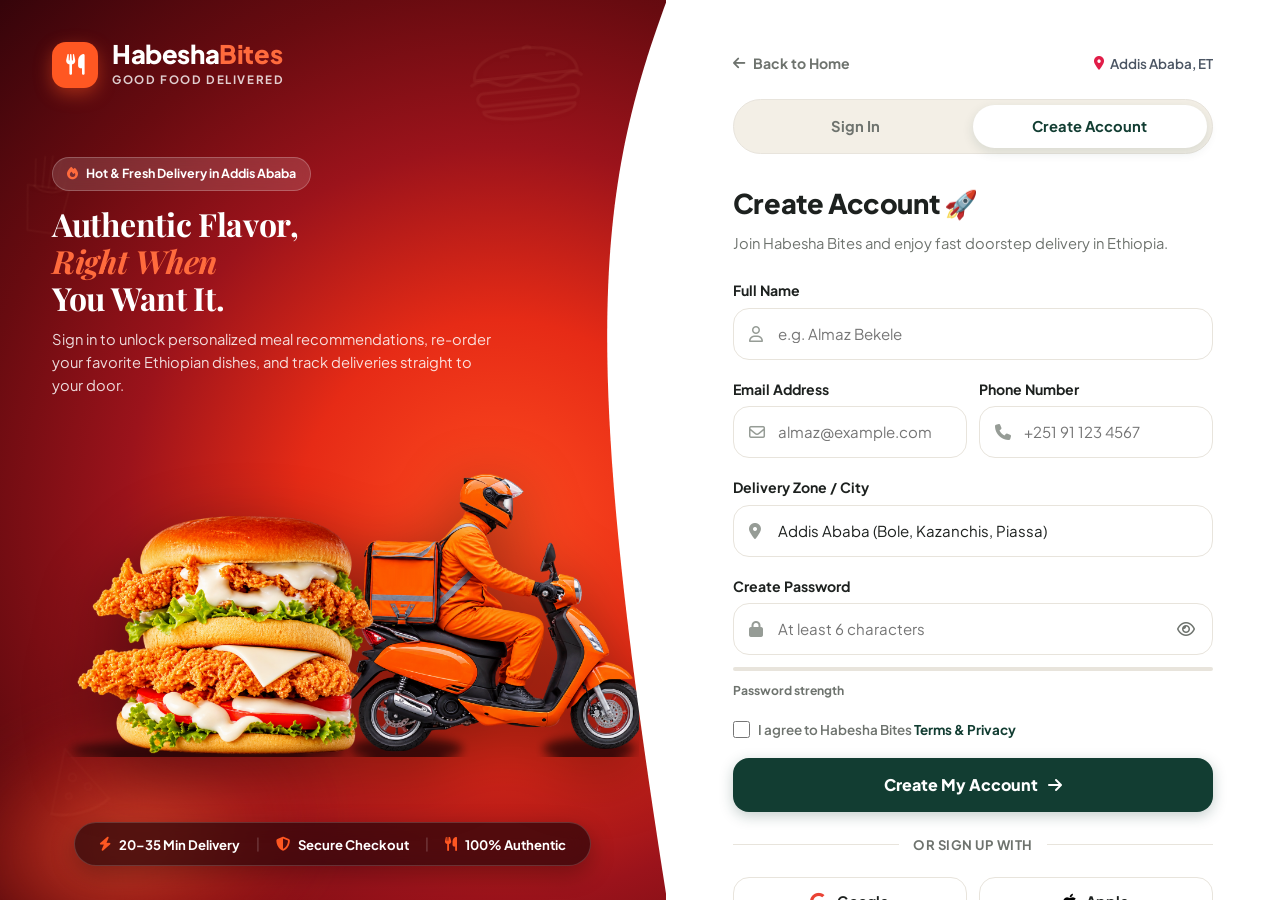
<file: register.html>
<!DOCTYPE html>
<html lang="en">
<head>
  <meta charset="UTF-8">
  <meta http-equiv="refresh" content="0; url=login.html?mode=register">
  <script>window.location.replace("login.html?mode=register");</script>
  <title>Create Account | Habesha Bites</title>
</head>
<body style="font-family:sans-serif; text-align:center; padding:40px;">
  <p>Redirecting to registration page... <a href="login.html?mode=register">Click here if not redirected</a></p>
</body>
</html>
</file>
<file: style.css>
/* =============================================================================
   HABESHA BITES - PREMIUM FOOD ORDERING & DELIVERY WEB APPLICATION
   Design System, Components & Responsive Layouts
   ============================================================================= */

@import url('https://fonts.googleapis.com/css2?family=Plus+Jakarta+Sans:wght@400;500;600;700;800&family=Playfair+Display:ital,wght@0,600;0,700;1,600&display=swap');

:root {
  /* Colors */
  --bg-body: #f8f7f4;
  --bg-surface: #ffffff;
  --bg-surface-alt: #f3efe6;
  --bg-card: #ffffff;
  
  --primary: #123d32;           /* Deep Forest Teal / Green */
  --primary-hover: #0c2b23;
  --primary-light: #e8f3ef;
  
  --accent: #f25430;            /* Warm Coral Orange "Want It" */
  --accent-hover: #d9401e;
  --accent-light: #fef1ed;
  
  --dark: #141716;
  --text-main: #1d211f;
  --text-muted: #6e736e;
  --text-subtle: #969c96;
  
  --border-light: #e8e4dc;
  --border-focus: #123d32;
  
  --star: #ffaa00;
  --badge-green: #22c55e;
  
  /* Typography */
  --font-sans: 'Plus Jakarta Sans', system-ui, -apple-system, sans-serif;
  --font-serif: 'Playfair Display', Georgia, serif;
  
  /* Radius & Shadows */
  --radius-xs: 6px;
  --radius-sm: 10px;
  --radius-md: 16px;
  --radius-lg: 24px;
  --radius-xl: 32px;
  --radius-full: 9999px;
  
  --shadow-sm: 0 2px 8px rgba(20, 23, 22, 0.04);
  --shadow-md: 0 8px 24px rgba(20, 23, 22, 0.06);
  --shadow-lg: 0 16px 40px rgba(20, 23, 22, 0.09);
  --shadow-xl: 0 24px 60px rgba(20, 23, 22, 0.13);
  
  --transition-fast: 0.2s cubic-bezier(0.4, 0, 0.2, 1);
  --transition-smooth: 0.35s cubic-bezier(0.16, 1, 0.3, 1);
}

/* Reset & Base */
*, *::before, *::after {
  box-sizing: border-box;
  margin: 0;
  padding: 0;
}

html {
  scroll-behavior: smooth;
  scroll-padding-top: 96px;
  -webkit-font-smoothing: antialiased;
}

body {
  font-family: var(--font-sans);
  background-color: var(--bg-body);
  color: var(--text-main);
  line-height: 1.6;
  overflow-x: hidden;
}

body.modal-open {
  overflow: hidden;
}

a {
  color: inherit;
  text-decoration: none;
  transition: color var(--transition-fast);
}

button, input, select, textarea {
  font: inherit;
  color: inherit;
}

button {
  cursor: pointer;
  border: none;
  background: none;
  transition: all var(--transition-fast);
}

img {
  display: block;
  max-width: 100%;
  height: auto;
}

.container {
  max-width: 1280px;
  margin: 0 auto;
  padding: 0 24px;
}

/* =============================================================================
   NAVIGATION / HEADER
   ============================================================================= */
.site-header {
  position: sticky;
  top: 0;
  z-index: 100;
  background: rgba(248, 247, 244, 0.95);
  backdrop-filter: blur(16px);
  -webkit-backdrop-filter: blur(16px);
  border-bottom: 1px solid rgba(232, 228, 220, 0.8);
  height: 82px;
  display: flex;
  align-items: center;
  transition: all var(--transition-fast);
}

.site-header.scrolled {
  background: rgba(255, 255, 255, 0.96);
  box-shadow: var(--shadow-sm);
  height: 74px;
}

.header-inner {
  display: flex;
  align-items: center;
  justify-content: space-between;
  width: 100%;
}

/* Brand Logo */
.brand-logo {
  display: flex;
  align-items: center;
  gap: 10px;
}

.brand-icon {
  width: 38px;
  height: 38px;
  background: linear-gradient(135deg, #ff5733, #e03a19);
  color: white;
  border-radius: 50%;
  display: flex;
  align-items: center;
  justify-content: center;
  font-size: 1.15rem;
  box-shadow: 0 4px 12px rgba(242, 84, 48, 0.35);
}

.brand-text {
  display: flex;
  flex-direction: column;
}

.brand-name {
  font-size: 1.35rem;
  font-weight: 800;
  letter-spacing: -0.5px;
  color: var(--text-main);
  line-height: 1.1;
}

.brand-name span {
  color: var(--accent);
}

.brand-slogan {
  font-size: 0.65rem;
  font-weight: 600;
  color: var(--text-muted);
  letter-spacing: 0.4px;
  text-transform: uppercase;
}

/* Nav Links */
.navbar-links {
  display: flex;
  align-items: center;
  gap: 32px;
  list-style: none;
}

.nav-item-link {
  font-size: 0.94rem;
  font-weight: 600;
  color: var(--text-muted);
  position: relative;
  padding: 6px 0;
  transition: color var(--transition-fast);
}

.nav-item-link:hover,
.nav-item-link.active {
  color: var(--primary);
}

.nav-item-link.active::after {
  content: '';
  position: absolute;
  bottom: 0;
  left: 0;
  right: 0;
  height: 2.5px;
  background: var(--accent);
  border-radius: var(--radius-full);
}

/* Header Right */
.header-actions {
  display: flex;
  align-items: center;
  gap: 16px;
}

.location-pill {
  display: flex;
  align-items: center;
  gap: 8px;
  background: var(--bg-surface);
  border: 1px solid var(--border-light);
  padding: 8px 16px;
  border-radius: var(--radius-full);
  font-size: 0.85rem;
  font-weight: 600;
  color: var(--text-main);
  box-shadow: var(--shadow-sm);
  transition: all var(--transition-fast);
}

.location-pill i.fa-location-dot {
  color: var(--accent);
  font-size: 0.95rem;
}

.location-pill i.fa-chevron-down {
  font-size: 0.72rem;
  color: var(--text-subtle);
  margin-left: 2px;
}

.location-pill:hover {
  border-color: var(--text-muted);
  transform: translateY(-1px);
}

.user-profile-btn {
  width: 40px;
  height: 40px;
  border-radius: 50%;
  overflow: hidden;
  border: 2px solid var(--border-light);
  display: flex;
  align-items: center;
  justify-content: center;
  background: #eee;
  transition: transform var(--transition-fast), border-color var(--transition-fast);
}

.user-profile-btn img {
  width: 100%;
  height: 100%;
  object-fit: cover;
}

.user-profile-btn:hover {
  border-color: var(--primary);
  transform: scale(1.05);
}

.cart-icon-btn {
  position: relative;
  width: 42px;
  height: 42px;
  border-radius: 50%;
  background: var(--bg-surface);
  border: 1px solid var(--border-light);
  display: flex;
  align-items: center;
  justify-content: center;
  color: var(--text-main);
  font-size: 1.05rem;
  box-shadow: var(--shadow-sm);
  transition: all var(--transition-fast);
}

.cart-icon-btn:hover {
  background: var(--primary);
  color: white;
  border-color: var(--primary);
}

.cart-badge {
  position: absolute;
  top: -4px;
  right: -4px;
  background: var(--accent);
  color: white;
  font-size: 0.7rem;
  font-weight: 800;
  min-width: 20px;
  height: 20px;
  border-radius: 50%;
  display: flex;
  align-items: center;
  justify-content: center;
  padding: 0 4px;
  border: 2px solid var(--bg-surface);
  transition: transform 0.2s cubic-bezier(0.175, 0.885, 0.32, 1.275);
}

.cart-badge.bounce {
  transform: scale(1.4);
}

.mobile-menu-toggle {
  display: none;
  font-size: 1.4rem;
  color: var(--text-main);
  padding: 6px;
}

/* =============================================================================
   HERO SECTION
   ============================================================================= */
.hero-section {
  position: relative;
  padding: 56px 0 72px;
  overflow: hidden;
}

.hero-grid {
  display: grid;
  grid-template-columns: 1.05fr 1.15fr;
  align-items: center;
  gap: 48px;
}

.hero-content {
  max-width: 540px;
}

.hero-badge-tag {
  display: inline-flex;
  align-items: center;
  gap: 8px;
  background: rgba(242, 84, 48, 0.1);
  color: var(--accent);
  padding: 6px 14px;
  border-radius: var(--radius-full);
  font-size: 0.82rem;
  font-weight: 700;
  letter-spacing: 0.5px;
  margin-bottom: 20px;
}

.hero-title {
  font-family: var(--font-serif);
  font-size: clamp(2.8rem, 5vw, 4.2rem);
  font-weight: 700;
  line-height: 1.08;
  letter-spacing: -1.2px;
  color: var(--text-main);
  margin-bottom: 20px;
}

.hero-title .highlight {
  color: var(--accent);
  font-style: italic;
  font-weight: 700;
  display: inline-block;
  position: relative;
}

.hero-subtitle {
  font-size: 1.12rem;
  color: var(--text-muted);
  line-height: 1.6;
  margin-bottom: 36px;
}

.hero-cta-group {
  display: flex;
  align-items: center;
  gap: 20px;
  flex-wrap: wrap;
}

.btn-primary {
  display: inline-flex;
  align-items: center;
  gap: 12px;
  background: var(--primary);
  color: white;
  padding: 14px 28px;
  border-radius: var(--radius-full);
  font-size: 1rem;
  font-weight: 700;
  box-shadow: 0 8px 24px rgba(18, 61, 50, 0.28);
  transition: all var(--transition-fast);
}

.btn-primary:hover {
  background: var(--primary-hover);
  transform: translateY(-2px);
  box-shadow: 0 12px 28px rgba(18, 61, 50, 0.35);
}

.btn-secondary {
  display: inline-flex;
  align-items: center;
  gap: 10px;
  background: transparent;
  color: var(--text-main);
  padding: 13px 24px;
  border-radius: var(--radius-full);
  border: 1.5px solid var(--border-light);
  font-size: 0.95rem;
  font-weight: 700;
  transition: all var(--transition-fast);
}

.btn-secondary .play-icon {
  width: 28px;
  height: 28px;
  background: var(--bg-surface-alt);
  color: var(--primary);
  border-radius: 50%;
  display: flex;
  align-items: center;
  justify-content: center;
  font-size: 0.75rem;
  transition: transform var(--transition-fast);
}

.btn-secondary:hover {
  border-color: var(--primary);
  color: var(--primary);
  transform: translateY(-2px);
}

.btn-secondary:hover .play-icon {
  transform: scale(1.1);
  background: var(--primary);
  color: white;
}

/* Hero Media */
.hero-media-wrap {
  position: relative;
}

.hero-media-card {
  position: relative;
  border-radius: var(--radius-xl);
  overflow: hidden;
  box-shadow: var(--shadow-xl);
  background: #eee;
}

.hero-main-img {
  width: 100%;
  height: 480px;
  object-fit: cover;
  transition: transform 0.6s ease;
}

.hero-media-card:hover .hero-main-img {
  transform: scale(1.03);
}

/* Floating Badges on Hero */
.floating-stat-pill {
  position: absolute;
  bottom: 24px;
  left: 24px;
  background: rgba(255, 255, 255, 0.94);
  backdrop-filter: blur(12px);
  padding: 12px 20px;
  border-radius: var(--radius-lg);
  box-shadow: var(--shadow-lg);
  display: flex;
  align-items: center;
  gap: 14px;
  animation: floatSubtle 4s ease-in-out infinite;
}

.stat-icon {
  width: 42px;
  height: 42px;
  background: var(--primary-light);
  color: var(--primary);
  border-radius: 50%;
  display: flex;
  align-items: center;
  justify-content: center;
  font-size: 1.2rem;
}

.stat-info strong {
  display: block;
  font-size: 0.95rem;
  font-weight: 800;
  color: var(--text-main);
}

.stat-info span {
  font-size: 0.76rem;
  color: var(--text-muted);
}

.floating-rating-pill {
  position: absolute;
  top: 24px;
  right: 24px;
  background: rgba(255, 255, 255, 0.94);
  backdrop-filter: blur(12px);
  padding: 8px 16px;
  border-radius: var(--radius-full);
  box-shadow: var(--shadow-md);
  display: flex;
  align-items: center;
  gap: 6px;
  font-size: 0.88rem;
  font-weight: 700;
}

.floating-rating-pill i {
  color: var(--star);
}

@keyframes floatSubtle {
  0%, 100% { transform: translateY(0); }
  50% { transform: translateY(-6px); }
}

/* =============================================================================
   SECTION: FIND RESTAURANTS NEAR YOU
   ============================================================================= */
.restaurants-section {
  padding: 56px 0 64px;
  background: var(--bg-surface);
  border-top: 1px solid var(--border-light);
  border-bottom: 1px solid var(--border-light);
}

.section-header-row {
  display: flex;
  align-items: flex-end;
  justify-content: space-between;
  margin-bottom: 32px;
  gap: 24px;
  flex-wrap: wrap;
}

.section-title {
  font-size: 1.85rem;
  font-weight: 800;
  letter-spacing: -0.5px;
  color: var(--text-main);
  line-height: 1.2;
}

.section-title span {
  color: var(--primary);
}

.section-subtitle {
  font-size: 0.95rem;
  color: var(--text-muted);
  margin-top: 6px;
}

/* Search Bar inside Restaurant section */
.restaurant-search-bar {
  display: flex;
  align-items: center;
  gap: 12px;
  background: var(--bg-body);
  border: 1px solid var(--border-light);
  border-radius: var(--radius-full);
  padding: 6px 6px 6px 18px;
  width: 100%;
  max-width: 440px;
  box-shadow: var(--shadow-sm);
}

.restaurant-search-bar i {
  color: var(--accent);
  font-size: 1rem;
}

.restaurant-search-bar input {
  border: none;
  background: transparent;
  outline: none;
  font-size: 0.9rem;
  font-weight: 500;
  width: 100%;
  color: var(--text-main);
}

.btn-search {
  background: var(--primary);
  color: white;
  padding: 10px 22px;
  border-radius: var(--radius-full);
  font-size: 0.88rem;
  font-weight: 700;
  transition: all var(--transition-fast);
}

.btn-search:hover {
  background: var(--primary-hover);
}

.view-all-link {
  display: inline-flex;
  align-items: center;
  gap: 6px;
  font-size: 0.92rem;
  font-weight: 700;
  color: var(--primary);
  transition: gap var(--transition-fast);
}

.view-all-link:hover {
  gap: 10px;
  color: var(--accent);
}

/* Restaurant Cards Grid */
.restaurants-grid {
  display: grid;
  grid-template-columns: repeat(4, 1fr);
  gap: 22px;
}

.restaurant-card {
  background: var(--bg-surface);
  border: 1px solid var(--border-light);
  border-radius: var(--radius-lg);
  overflow: hidden;
  transition: all var(--transition-smooth);
  cursor: pointer;
}

.restaurant-card:hover {
  transform: translateY(-6px);
  box-shadow: var(--shadow-lg);
  border-color: rgba(18, 61, 50, 0.2);
}

.restaurant-thumb-wrap {
  position: relative;
  aspect-ratio: 16 / 10;
  overflow: hidden;
  background: #eee;
}

.restaurant-thumb {
  width: 100%;
  height: 100%;
  object-fit: cover;
  transition: transform 0.4s ease;
}

.restaurant-card:hover .restaurant-thumb {
  transform: scale(1.05);
}

.restaurant-badge-rating {
  position: absolute;
  top: 12px;
  right: 12px;
  background: rgba(20, 23, 22, 0.85);
  backdrop-filter: blur(8px);
  color: white;
  padding: 4px 10px;
  border-radius: var(--radius-full);
  font-size: 0.78rem;
  font-weight: 700;
  display: flex;
  align-items: center;
  gap: 5px;
}

.restaurant-badge-rating i {
  color: var(--star);
  font-size: 0.72rem;
}

.restaurant-info {
  padding: 16px;
}

.restaurant-name {
  font-size: 1.05rem;
  font-weight: 700;
  color: var(--text-main);
  margin-bottom: 4px;
}

.restaurant-category {
  font-size: 0.82rem;
  color: var(--text-muted);
  font-weight: 500;
  margin-bottom: 10px;
}

.restaurant-meta {
  display: flex;
  align-items: center;
  gap: 12px;
  font-size: 0.78rem;
  color: var(--text-subtle);
  font-weight: 600;
  border-top: 1px dashed var(--border-light);
  padding-top: 10px;
}

.restaurant-meta span {
  display: flex;
  align-items: center;
  gap: 5px;
}

/* =============================================================================
   SECTION: EXPLORE CUISINES
   ============================================================================= */
.cuisines-section {
  padding: 64px 0;
}

.cuisines-list {
  display: grid;
  grid-template-columns: repeat(8, 1fr);
  gap: 16px;
}

.cuisine-card {
  background: var(--bg-surface);
  border: 1px solid var(--border-light);
  border-radius: var(--radius-md);
  padding: 18px 10px;
  display: flex;
  flex-direction: column;
  align-items: center;
  justify-content: center;
  text-align: center;
  gap: 10px;
  transition: all var(--transition-fast);
  cursor: pointer;
}

.cuisine-card:hover,
.cuisine-card.active {
  background: var(--bg-surface);
  border-color: var(--primary);
  transform: translateY(-4px);
  box-shadow: var(--shadow-md);
}

.cuisine-card.active {
  background: var(--primary-light);
  border-color: var(--primary);
}

.cuisine-icon {
  width: 52px;
  height: 52px;
  background: #fdfaf4;
  border-radius: 50%;
  display: flex;
  align-items: center;
  justify-content: center;
  font-size: 1.7rem;
  box-shadow: 0 4px 10px rgba(0, 0, 0, 0.03);
  transition: transform var(--transition-fast);
}

.cuisine-card:hover .cuisine-icon {
  transform: scale(1.12);
}

.cuisine-name {
  font-size: 0.86rem;
  font-weight: 700;
  color: var(--text-main);
}

.cuisine-card.view-all-cuisine {
  background: var(--primary);
  border-color: var(--primary);
  color: white;
}

.cuisine-card.view-all-cuisine .cuisine-icon {
  background: rgba(255, 255, 255, 0.15);
  color: white;
}

.cuisine-card.view-all-cuisine .cuisine-name {
  color: white;
}

.cuisine-card.view-all-cuisine:hover {
  background: var(--primary-hover);
}

/* =============================================================================
   SECTION: CHEF'S SPECIALS & MEAL BUNDLES
   ============================================================================= */
.combos-section {
  padding: 24px 0 64px;
}

.combos-grid {
  display: grid;
  grid-template-columns: 0.85fr 1.15fr;
  gap: 28px;
}

/* Chef Special Card */
.chef-special-box {
  background: var(--bg-surface);
  border: 1px solid var(--border-light);
  border-radius: var(--radius-xl);
  padding: 28px;
  display: flex;
  flex-direction: column;
  justify-content: space-between;
  box-shadow: var(--shadow-sm);
  position: relative;
}

.special-box-header {
  display: flex;
  align-items: center;
  gap: 10px;
  margin-bottom: 20px;
}

.special-box-header i {
  font-size: 1.35rem;
  color: var(--accent);
}

.special-box-header h3 {
  font-size: 1.25rem;
  font-weight: 800;
}

.chef-dish-preview {
  display: grid;
  grid-template-columns: 1fr 1fr;
  align-items: center;
  gap: 20px;
  margin-bottom: 24px;
}

.chef-dish-img {
  width: 100%;
  aspect-ratio: 1;
  object-fit: cover;
  border-radius: var(--radius-lg);
  box-shadow: var(--shadow-md);
}

.chef-dish-desc h4 {
  font-size: 1.25rem;
  font-weight: 800;
  line-height: 1.25;
  margin-bottom: 8px;
}

.chef-dish-desc p {
  font-size: 0.85rem;
  color: var(--text-muted);
  margin-bottom: 18px;
}

.btn-order-special {
  display: inline-flex;
  align-items: center;
  gap: 8px;
  background: var(--primary);
  color: white;
  padding: 10px 22px;
  border-radius: var(--radius-full);
  font-size: 0.88rem;
  font-weight: 700;
}

.btn-order-special:hover {
  background: var(--primary-hover);
}

.carousel-indicators {
  display: flex;
  align-items: center;
  justify-content: center;
  gap: 8px;
  margin-top: 10px;
}

.indicator-dot {
  width: 8px;
  height: 8px;
  border-radius: 50%;
  background: var(--border-light);
  transition: all var(--transition-fast);
}

.indicator-dot.active {
  width: 24px;
  border-radius: var(--radius-full);
  background: var(--primary);
}

/* Meal Bundles Box */
.meal-bundles-box {
  background: var(--bg-surface);
  border: 1px solid var(--border-light);
  border-radius: var(--radius-xl);
  padding: 28px;
  box-shadow: var(--shadow-sm);
}

.bundle-box-header {
  display: flex;
  align-items: center;
  justify-content: space-between;
  margin-bottom: 20px;
}

.bundle-title-wrap {
  display: flex;
  align-items: center;
  gap: 10px;
}

.bundle-title-wrap i {
  font-size: 1.35rem;
  color: var(--accent);
}

.bundle-title-wrap h3 {
  font-size: 1.25rem;
  font-weight: 800;
}

.bundle-title-wrap p {
  font-size: 0.82rem;
  color: var(--text-muted);
  margin-left: 4px;
}

.bundles-cards-row {
  display: grid;
  grid-template-columns: repeat(3, 1fr);
  gap: 16px;
}

.bundle-card {
  border: 1px solid var(--border-light);
  border-radius: var(--radius-md);
  padding: 12px;
  transition: all var(--transition-fast);
  background: var(--bg-body);
  display: flex;
  flex-direction: column;
}

.bundle-card:hover {
  border-color: var(--primary);
  transform: translateY(-3px);
  box-shadow: var(--shadow-md);
}

.bundle-img {
  width: 100%;
  aspect-ratio: 16 / 11;
  object-fit: cover;
  border-radius: var(--radius-sm);
  margin-bottom: 12px;
}

.bundle-card h5 {
  font-size: 0.96rem;
  font-weight: 800;
  color: var(--text-main);
  margin-bottom: 2px;
}

.bundle-card small {
  font-size: 0.76rem;
  color: var(--text-muted);
  margin-bottom: 12px;
}

.bundle-bottom-row {
  display: flex;
  align-items: center;
  justify-content: space-between;
  margin-top: auto;
}

.bundle-price {
  font-size: 1.05rem;
  font-weight: 800;
  color: var(--primary);
}

.bundle-add-btn {
  width: 32px;
  height: 32px;
  background: var(--primary);
  color: white;
  border-radius: 50%;
  display: flex;
  align-items: center;
  justify-content: center;
  font-size: 0.85rem;
  transition: all var(--transition-fast);
}

.bundle-add-btn:hover {
  background: var(--accent);
  transform: scale(1.1);
}

/* =============================================================================
   SECTION: TRENDING DISHES (THE FOOD LISTS)
   ============================================================================= */
.trending-section {
  padding: 64px 0 80px;
}

.trending-dishes-grid {
  display: grid;
  grid-template-columns: repeat(6, 1fr);
  gap: 18px;
  align-items: stretch;
}

.trending-dish-card {
  background: var(--bg-surface);
  border: 1px solid var(--border-light);
  border-radius: var(--radius-lg);
  padding: 18px 14px;
  text-align: center;
  display: flex;
  flex-direction: column;
  align-items: center;
  transition: all var(--transition-smooth);
  cursor: pointer;
}

.trending-dish-card:hover {
  transform: translateY(-6px);
  box-shadow: var(--shadow-lg);
  border-color: rgba(18, 61, 50, 0.25);
}

.dish-round-media {
  position: relative;
  width: 104px;
  height: 104px;
  border-radius: 50%;
  overflow: hidden;
  margin-bottom: 14px;
  box-shadow: 0 6px 16px rgba(0, 0, 0, 0.1);
  border: 3px solid var(--bg-surface-alt);
}

.dish-round-img {
  width: 100%;
  height: 100%;
  object-fit: cover;
  transition: transform 0.4s ease;
}

.trending-dish-card:hover .dish-round-img {
  transform: scale(1.12);
}

.dish-name-trending {
  font-size: 0.94rem;
  font-weight: 800;
  color: var(--text-main);
  margin-bottom: 6px;
  line-height: 1.25;
}

.dish-trending-rating {
  display: inline-flex;
  align-items: center;
  gap: 4px;
  font-size: 0.78rem;
  font-weight: 700;
  color: var(--text-main);
  background: var(--bg-surface-alt);
  padding: 3px 8px;
  border-radius: var(--radius-full);
  margin-bottom: 10px;
}

.dish-trending-rating i {
  color: var(--star);
  font-size: 0.72rem;
}

.dish-trending-price {
  font-size: 0.95rem;
  font-weight: 800;
  color: var(--primary);
  margin-bottom: 12px;
}

.btn-add-circle {
  width: 36px;
  height: 36px;
  border-radius: 50%;
  background: var(--primary);
  color: white;
  display: flex;
  align-items: center;
  justify-content: center;
  font-size: 0.9rem;
  margin-top: auto;
  transition: all var(--transition-fast);
}

.trending-dish-card:hover .btn-add-circle {
  background: var(--accent);
  transform: rotate(90deg);
}

/* Callout Card (End of Trending Dishes) */
.trending-callout-card {
  background: linear-gradient(145deg, #123d32, #09211a);
  color: white;
  border-radius: var(--radius-lg);
  padding: 24px 18px;
  text-align: center;
  display: flex;
  flex-direction: column;
  align-items: center;
  justify-content: center;
  box-shadow: var(--shadow-md);
  position: relative;
  overflow: hidden;
}

.callout-leaf-bg {
  position: absolute;
  right: -15px;
  bottom: -15px;
  font-size: 6rem;
  color: rgba(255, 255, 255, 0.05);
  pointer-events: none;
}

.trending-callout-card h4 {
  font-size: 1.2rem;
  font-weight: 800;
  line-height: 1.3;
  margin-bottom: 18px;
}

.btn-explore-pill {
  background: var(--accent);
  color: white;
  padding: 10px 20px;
  border-radius: var(--radius-full);
  font-size: 0.88rem;
  font-weight: 700;
  display: inline-flex;
  align-items: center;
  gap: 8px;
  box-shadow: 0 4px 14px rgba(242, 84, 48, 0.4);
}

.btn-explore-pill:hover {
  background: var(--accent-hover);
  transform: translateY(-2px);
}

/* =============================================================================
   EXTENDED MENU & FOOD LISTS (EXPLORE SECTION)
   ============================================================================= */
.explore-menu-section {
  padding: 80px 0;
  background: var(--bg-surface);
  border-top: 1px solid var(--border-light);
}

.menu-filter-toolbar {
  display: flex;
  align-items: center;
  justify-content: space-between;
  gap: 20px;
  margin-bottom: 32px;
  flex-wrap: wrap;
}

.menu-category-tabs {
  display: flex;
  align-items: center;
  gap: 8px;
  flex-wrap: wrap;
}

.cat-tab-btn {
  padding: 9px 18px;
  border-radius: var(--radius-full);
  background: var(--bg-body);
  border: 1px solid var(--border-light);
  font-size: 0.88rem;
  font-weight: 700;
  color: var(--text-muted);
  transition: all var(--transition-fast);
}

.cat-tab-btn:hover {
  border-color: var(--primary);
  color: var(--primary);
}

.cat-tab-btn.active {
  background: var(--primary);
  color: white;
  border-color: var(--primary);
}

.menu-search-wrapper {
  position: relative;
  min-width: 280px;
}

.menu-search-wrapper input {
  width: 100%;
  padding: 10px 16px 10px 42px;
  border-radius: var(--radius-full);
  border: 1px solid var(--border-light);
  background: var(--bg-body);
  outline: none;
  font-size: 0.9rem;
  color: var(--text-main);
  transition: border-color var(--transition-fast);
}

.menu-search-wrapper input:focus {
  border-color: var(--primary);
  background: white;
}

.menu-search-wrapper i {
  position: absolute;
  left: 16px;
  top: 50%;
  transform: translateY(-50%);
  color: var(--text-subtle);
  font-size: 0.95rem;
}

/* Extended Menu Grid */
.menu-food-grid {
  display: grid;
  grid-template-columns: repeat(4, 1fr);
  gap: 24px;
}

.food-card {
  background: var(--bg-surface);
  border: 1px solid var(--border-light);
  border-radius: var(--radius-lg);
  overflow: hidden;
  display: flex;
  flex-direction: column;
  transition: all var(--transition-smooth);
}

.food-card:hover {
  transform: translateY(-6px);
  box-shadow: var(--shadow-lg);
  border-color: rgba(18, 61, 50, 0.2);
}

.food-card-media {
  position: relative;
  aspect-ratio: 16 / 11;
  overflow: hidden;
  background: #eee;
}

.food-img {
  width: 100%;
  height: 100%;
  object-fit: cover;
  transition: transform 0.5s ease;
}

.food-card:hover .food-img {
  transform: scale(1.06);
}

.food-card-badges {
  position: absolute;
  top: 10px;
  left: 10px;
  display: flex;
  flex-direction: column;
  gap: 6px;
  z-index: 2;
}

.badge-tag {
  font-size: 0.72rem;
  font-weight: 800;
  padding: 4px 10px;
  border-radius: var(--radius-full);
  display: inline-flex;
  align-items: center;
  gap: 4px;
}

.badge-tag.chef {
  background: #ff5733;
  color: white;
}

.badge-tag.popular {
  background: #ffaa00;
  color: #141716;
}

.food-prep-tag {
  position: absolute;
  bottom: 10px;
  left: 10px;
  background: rgba(20, 23, 22, 0.78);
  backdrop-filter: blur(6px);
  color: white;
  font-size: 0.72rem;
  font-weight: 700;
  padding: 3px 8px;
  border-radius: var(--radius-full);
  display: flex;
  align-items: center;
  gap: 4px;
}

.food-card-body {
  padding: 18px;
  display: flex;
  flex-direction: column;
  flex-grow: 1;
}

.food-header-row {
  display: flex;
  align-items: center;
  justify-content: space-between;
  margin-bottom: 6px;
}

.food-category-pill {
  font-size: 0.76rem;
  font-weight: 700;
  text-transform: uppercase;
  letter-spacing: 0.5px;
  color: var(--primary);
}

.food-rating-pill {
  font-size: 0.8rem;
  font-weight: 700;
  color: var(--text-main);
  display: flex;
  align-items: center;
  gap: 4px;
}

.food-rating-pill i {
  color: var(--star);
  font-size: 0.75rem;
}

.food-title {
  font-size: 1.12rem;
  font-weight: 800;
  color: var(--text-main);
  line-height: 1.3;
  margin-bottom: 8px;
}

.food-desc {
  font-size: 0.84rem;
  color: var(--text-muted);
  line-height: 1.5;
  margin-bottom: 16px;
  display: -webkit-box;
  -webkit-line-clamp: 2;
  -webkit-box-orient: vertical;
  overflow: hidden;
}

.food-card-footer {
  margin-top: auto;
  display: flex;
  align-items: center;
  justify-content: space-between;
  border-top: 1px dashed var(--border-light);
  padding-top: 14px;
}

.food-price {
  font-size: 1.25rem;
  font-weight: 800;
  color: var(--primary);
}

.card-action-btns {
  display: flex;
  align-items: center;
  gap: 8px;
}

.btn-customize-dish {
  width: 36px;
  height: 36px;
  border-radius: 50%;
  border: 1.5px solid var(--border-light);
  color: var(--text-muted);
  display: flex;
  align-items: center;
  justify-content: center;
  font-size: 0.85rem;
  transition: all var(--transition-fast);
}

.btn-customize-dish:hover {
  border-color: var(--primary);
  color: var(--primary);
  background: var(--primary-light);
}

.btn-card-add-food {
  display: inline-flex;
  align-items: center;
  gap: 6px;
  background: var(--primary);
  color: white;
  padding: 8px 16px;
  border-radius: var(--radius-full);
  font-size: 0.84rem;
  font-weight: 700;
}

.btn-card-add-food:hover {
  background: var(--accent);
}

/* =============================================================================
   SECTION: TRACK YOUR ORDER
   ============================================================================= */
.order-tracking-section {
  padding: 72px 0;
  background: var(--bg-body);
}

.tracking-banner {
  background: #11332a;
  color: white;
  border-radius: var(--radius-xl);
  padding: 44px;
  position: relative;
  overflow: hidden;
  box-shadow: var(--shadow-xl);
}

.tracking-grid {
  display: grid;
  grid-template-columns: 1.2fr 0.8fr;
  gap: 40px;
  align-items: center;
}

.tracking-title {
  font-size: 2rem;
  font-weight: 800;
  letter-spacing: -0.5px;
  margin-bottom: 6px;
}

.tracking-subtitle {
  font-size: 0.95rem;
  color: rgba(255, 255, 255, 0.7);
  margin-bottom: 36px;
}

/* Stepper Progress */
.tracking-stepper {
  display: flex;
  align-items: flex-start;
  justify-content: space-between;
  position: relative;
  margin-bottom: 36px;
}

.tracking-stepper::before {
  content: '';
  position: absolute;
  top: 20px;
  left: 20px;
  right: 20px;
  height: 2px;
  background: rgba(255, 255, 255, 0.2);
  z-index: 1;
}

.step-node {
  position: relative;
  z-index: 2;
  text-align: center;
  display: flex;
  flex-direction: column;
  align-items: center;
  width: 90px;
}

.step-icon-circle {
  width: 42px;
  height: 42px;
  border-radius: 50%;
  background: rgba(255, 255, 255, 0.15);
  border: 2px solid rgba(255, 255, 255, 0.3);
  display: flex;
  align-items: center;
  justify-content: center;
  font-size: 1rem;
  color: rgba(255, 255, 255, 0.8);
  margin-bottom: 10px;
  transition: all var(--transition-fast);
}

.step-node.completed .step-icon-circle {
  background: #22c55e;
  border-color: #22c55e;
  color: white;
}

.step-node.active .step-icon-circle {
  background: var(--accent);
  border-color: white;
  color: white;
  box-shadow: 0 0 16px rgba(242, 84, 48, 0.6);
  animation: pulseNode 2s infinite;
}

@keyframes pulseNode {
  0%, 100% { transform: scale(1); }
  50% { transform: scale(1.1); }
}

.step-node strong {
  font-size: 0.82rem;
  font-weight: 700;
  display: block;
}

.step-node span {
  font-size: 0.72rem;
  color: rgba(255, 255, 255, 0.65);
}

/* Scooter Rider & Mobile mockup */
.tracking-visual-wrap {
  display: flex;
  align-items: center;
  justify-content: center;
  gap: 24px;
}

.scooter-courier-box {
  width: 140px;
  text-align: center;
}

.scooter-courier-box img {
  width: 100%;
  filter: drop-shadow(0 10px 20px rgba(0, 0, 0, 0.3));
}

.mobile-map-mockup {
  width: 170px;
  background: white;
  border-radius: 24px;
  padding: 8px;
  box-shadow: 0 16px 36px rgba(0, 0, 0, 0.4);
  border: 4px solid #222;
  position: relative;
}

.map-screen {
  background: #eef2f5;
  border-radius: 18px;
  padding: 12px;
  position: relative;
  overflow: hidden;
  height: 190px;
  display: flex;
  flex-direction: column;
  justify-content: space-between;
}

.map-route-svg {
  position: absolute;
  inset: 0;
  width: 100%;
  height: 100%;
}

.eta-pill-mockup {
  position: relative;
  z-index: 2;
  align-self: center;
  background: #123d32;
  color: white;
  font-size: 0.72rem;
  font-weight: 800;
  padding: 6px 14px;
  border-radius: var(--radius-full);
  box-shadow: 0 4px 12px rgba(0, 0, 0, 0.2);
  margin-top: auto;
}

/* =============================================================================
   SECTION: WHAT OUR CUSTOMERS SAY & REFER & EARN
   ============================================================================= */
.reviews-section {
  padding: 64px 0;
}

.reviews-grid {
  display: grid;
  grid-template-columns: 1.35fr 0.65fr;
  gap: 24px;
}

.testimonials-row {
  display: grid;
  grid-template-columns: repeat(3, 1fr);
  gap: 16px;
}

.review-card {
  background: var(--bg-surface);
  border: 1px solid var(--border-light);
  border-radius: var(--radius-lg);
  padding: 22px;
  box-shadow: var(--shadow-sm);
  display: flex;
  flex-direction: column;
  justify-content: space-between;
}

.reviewer-meta {
  display: flex;
  align-items: center;
  gap: 12px;
  margin-bottom: 12px;
}

.reviewer-avatar {
  width: 44px;
  height: 44px;
  border-radius: 50%;
  object-fit: cover;
}

.reviewer-info h5 {
  font-size: 0.95rem;
  font-weight: 800;
  color: var(--text-main);
}

.star-rating-row {
  color: var(--star);
  font-size: 0.75rem;
  display: flex;
  gap: 2px;
}

.review-quote {
  font-size: 0.85rem;
  color: var(--text-muted);
  line-height: 1.55;
  font-style: italic;
}

/* Refer & Earn Banner */
.refer-card {
  background: linear-gradient(135deg, #ff5733, #e83f1d);
  color: white;
  border-radius: var(--radius-lg);
  padding: 28px;
  display: flex;
  flex-direction: column;
  justify-content: space-between;
  box-shadow: 0 12px 30px rgba(232, 63, 29, 0.3);
  position: relative;
  overflow: hidden;
}

.refer-card-header {
  position: relative;
  z-index: 2;
}

.refer-card h4 {
  font-size: 1.45rem;
  font-weight: 800;
  margin-bottom: 8px;
}

.refer-card p {
  font-size: 0.9rem;
  color: rgba(255, 255, 255, 0.9);
  max-width: 200px;
  margin-bottom: 24px;
}

.btn-invite {
  background: white;
  color: var(--accent);
  padding: 10px 24px;
  border-radius: var(--radius-full);
  font-size: 0.92rem;
  font-weight: 800;
  align-self: flex-start;
  box-shadow: 0 4px 12px rgba(0, 0, 0, 0.15);
  transition: all var(--transition-fast);
}

.btn-invite:hover {
  background: #fdfaf4;
  transform: translateY(-2px);
}

.gift-illustration {
  position: absolute;
  right: 14px;
  bottom: 14px;
  width: 90px;
  filter: drop-shadow(0 8px 16px rgba(0,0,0,0.25));
}

/* =============================================================================
   SECTION: PROMOTIONAL DEALS BANNERS
   ============================================================================= */
.deals-section {
  padding: 24px 0 72px;
}

.deals-grid {
  display: grid;
  grid-template-columns: repeat(3, 1fr);
  gap: 20px;
}

.deal-banner-card {
  border-radius: var(--radius-lg);
  padding: 24px;
  display: flex;
  align-items: center;
  justify-content: space-between;
  gap: 16px;
  cursor: pointer;
  transition: all var(--transition-fast);
  overflow: hidden;
  position: relative;
}

.deal-banner-card:hover {
  transform: translateY(-4px);
  box-shadow: var(--shadow-lg);
}

.deal-banner-card.deal-dark {
  background: #142821;
  color: white;
}

.deal-banner-card.deal-light {
  background: #fff8f5;
  color: var(--text-main);
  border: 1px solid #fedfd7;
}

.deal-banner-card.deal-black {
  background: #1a1e1d;
  color: white;
}

.deal-copy h4 {
  font-size: 1.35rem;
  font-weight: 800;
  margin-bottom: 4px;
}

.deal-copy p {
  font-size: 0.84rem;
  color: var(--text-muted);
  margin-bottom: 14px;
}

.deal-dark .deal-copy p,
.deal-black .deal-copy p {
  color: rgba(255, 255, 255, 0.7);
}

.promo-code-badge {
  display: inline-flex;
  align-items: center;
  gap: 6px;
  font-size: 0.76rem;
  font-weight: 700;
  background: rgba(255, 255, 255, 0.15);
  padding: 4px 10px;
  border-radius: var(--radius-xs);
  letter-spacing: 0.5px;
}

.deal-light .promo-code-badge {
  background: #ffe3db;
  color: var(--accent);
}

.deal-media {
  width: 90px;
  height: 90px;
  border-radius: 50%;
  overflow: hidden;
  flex-shrink: 0;
  box-shadow: 0 6px 16px rgba(0, 0, 0, 0.15);
}

.deal-media img {
  width: 100%;
  height: 100%;
  object-fit: cover;
}

/* =============================================================================
   FOOTER
   ============================================================================= */
.site-footer {
  background: #121816;
  color: white;
  padding: 64px 0 32px;
}

.footer-top-grid {
  display: grid;
  grid-template-columns: 1.4fr 1fr 1fr 1fr 1.2fr;
  gap: 40px;
  padding-bottom: 48px;
  border-bottom: 1px solid rgba(255, 255, 255, 0.1);
}

.footer-brand-col p {
  font-size: 0.88rem;
  color: rgba(255, 255, 255, 0.65);
  line-height: 1.6;
  margin: 16px 0 24px;
  max-width: 280px;
}

.social-links {
  display: flex;
  align-items: center;
  gap: 12px;
}

.social-btn {
  width: 36px;
  height: 36px;
  background: rgba(255, 255, 255, 0.08);
  border-radius: 50%;
  display: flex;
  align-items: center;
  justify-content: center;
  font-size: 0.9rem;
  color: white;
  transition: all var(--transition-fast);
}

.social-btn:hover {
  background: var(--accent);
  transform: translateY(-2px);
}

.footer-col h5 {
  font-size: 1rem;
  font-weight: 700;
  margin-bottom: 20px;
  color: white;
}

.footer-col ul {
  list-style: none;
  display: flex;
  flex-direction: column;
  gap: 12px;
}

.footer-col a {
  font-size: 0.88rem;
  color: rgba(255, 255, 255, 0.65);
  transition: color var(--transition-fast);
}

.footer-col a:hover {
  color: white;
}

.app-download-badges {
  display: flex;
  flex-direction: column;
  gap: 12px;
  margin-top: 16px;
}

.store-badge-btn {
  display: inline-flex;
  align-items: center;
  gap: 12px;
  background: rgba(255, 255, 255, 0.08);
  border: 1px solid rgba(255, 255, 255, 0.15);
  padding: 8px 16px;
  border-radius: var(--radius-sm);
  color: white;
  transition: all var(--transition-fast);
}

.store-badge-btn i {
  font-size: 1.4rem;
}

.store-badge-btn small {
  display: block;
  font-size: 0.65rem;
  color: rgba(255, 255, 255, 0.6);
  line-height: 1;
}

.store-badge-btn strong {
  font-size: 0.88rem;
  line-height: 1.2;
}

.store-badge-btn:hover {
  background: rgba(255, 255, 255, 0.16);
  border-color: rgba(255, 255, 255, 0.3);
}

.footer-bottom-row {
  display: flex;
  align-items: center;
  justify-content: space-between;
  padding-top: 28px;
  font-size: 0.82rem;
  color: rgba(255, 255, 255, 0.5);
}

/* =============================================================================
   CART DRAWER & OVERLAYS
   ============================================================================= */
.cart-drawer-overlay {
  position: fixed;
  inset: 0;
  background: rgba(18, 23, 21, 0.55);
  backdrop-filter: blur(4px);
  z-index: 1000;
  opacity: 0;
  visibility: hidden;
  transition: opacity var(--transition-smooth), visibility var(--transition-smooth);
}

.cart-drawer-overlay.open {
  opacity: 1;
  visibility: visible;
}

.cart-drawer {
  position: fixed;
  top: 0;
  right: 0;
  width: min(440px, 100%);
  height: 100%;
  background: var(--bg-surface);
  box-shadow: -10px 0 40px rgba(0, 0, 0, 0.15);
  display: flex;
  flex-direction: column;
  transform: translateX(100%);
  transition: transform var(--transition-smooth);
}

.cart-drawer-overlay.open .cart-drawer {
  transform: translateX(0);
}

.cart-header {
  padding: 24px;
  border-bottom: 1px solid var(--border-light);
  display: flex;
  align-items: center;
  justify-content: space-between;
}

.cart-header h3 {
  font-size: 1.25rem;
  font-weight: 800;
}

.btn-close-drawer {
  width: 36px;
  height: 36px;
  border-radius: 50%;
  border: 1px solid var(--border-light);
  display: flex;
  align-items: center;
  justify-content: center;
  font-size: 1.1rem;
  color: var(--text-muted);
}

.btn-close-drawer:hover {
  background: var(--bg-body);
  color: var(--text-main);
}

.cart-items-body {
  flex: 1;
  overflow-y: auto;
  padding: 20px 24px;
  display: flex;
  flex-direction: column;
  gap: 16px;
}

.cart-empty-state {
  display: flex;
  flex-direction: column;
  align-items: center;
  justify-content: center;
  text-align: center;
  padding: 60px 20px;
  color: var(--text-muted);
}

.cart-empty-state i {
  font-size: 3.5rem;
  color: var(--border-light);
  margin-bottom: 16px;
}

.cart-empty-state h4 {
  font-size: 1.15rem;
  color: var(--text-main);
  margin-bottom: 6px;
}

.cart-item-row {
  display: grid;
  grid-template-columns: 64px 1fr auto;
  gap: 14px;
  align-items: center;
  padding-bottom: 16px;
  border-bottom: 1px solid var(--border-light);
}

.cart-item-thumb {
  width: 64px;
  height: 64px;
  border-radius: var(--radius-sm);
  object-fit: cover;
}

.cart-item-details h4 {
  font-size: 0.95rem;
  font-weight: 700;
  color: var(--text-main);
  margin-bottom: 4px;
}

.cart-item-meta {
  font-size: 0.78rem;
  color: var(--text-muted);
  margin-bottom: 8px;
}

.cart-item-price {
  font-size: 0.95rem;
  font-weight: 800;
  color: var(--primary);
}

.cart-item-qty {
  display: flex;
  align-items: center;
  gap: 8px;
}

.qty-btn {
  width: 26px;
  height: 26px;
  border-radius: 50%;
  border: 1px solid var(--border-light);
  background: var(--bg-body);
  display: flex;
  align-items: center;
  justify-content: center;
  font-size: 0.75rem;
}

.qty-btn:hover {
  background: var(--primary);
  color: white;
  border-color: var(--primary);
}

.cart-footer-summary {
  padding: 24px;
  border-top: 1px solid var(--border-light);
  background: var(--bg-body);
}

.promo-input-row {
  display: flex;
  gap: 8px;
  margin-bottom: 16px;
}

.promo-input-row input {
  flex: 1;
  padding: 8px 14px;
  border-radius: var(--radius-full);
  border: 1px solid var(--border-light);
  font-size: 0.85rem;
  outline: none;
}

.promo-input-row input:focus {
  border-color: var(--primary);
}

.btn-apply-promo {
  background: var(--dark);
  color: white;
  padding: 8px 18px;
  border-radius: var(--radius-full);
  font-size: 0.82rem;
  font-weight: 700;
}

.summary-line {
  display: flex;
  align-items: center;
  justify-content: space-between;
  font-size: 0.88rem;
  color: var(--text-muted);
  margin-bottom: 8px;
}

.summary-line.total-line {
  font-size: 1.15rem;
  font-weight: 800;
  color: var(--text-main);
  border-top: 1px dashed var(--border-light);
  padding-top: 12px;
  margin-top: 12px;
}

.summary-line.total-line strong {
  color: var(--primary);
}

.btn-checkout-now {
  width: 100%;
  background: var(--primary);
  color: white;
  padding: 14px;
  border-radius: var(--radius-full);
  font-size: 1rem;
  font-weight: 800;
  margin-top: 16px;
  box-shadow: 0 6px 20px rgba(18, 61, 50, 0.25);
  display: flex;
  align-items: center;
  justify-content: center;
  gap: 10px;
}

.btn-checkout-now:hover {
  background: var(--primary-hover);
}

/* =============================================================================
   CUSTOMIZE DISH MODAL & LOCATION MODAL
   ============================================================================= */
.modal-overlay {
  position: fixed;
  inset: 0;
  background: rgba(18, 23, 21, 0.65);
  backdrop-filter: blur(4px);
  z-index: 1050;
  opacity: 0;
  visibility: hidden;
  transition: all var(--transition-smooth);
  display: flex;
  align-items: center;
  justify-content: center;
  padding: 20px;
}

.modal-overlay.open {
  opacity: 1;
  visibility: visible;
}

.modal-card {
  background: white;
  border-radius: var(--radius-xl);
  max-width: 520px;
  width: 100%;
  max-height: 90vh;
  overflow-y: auto;
  box-shadow: var(--shadow-xl);
  transform: translateY(20px) scale(0.97);
  transition: all var(--transition-smooth);
}

.modal-overlay.open .modal-card {
  transform: translateY(0) scale(1);
}

.modal-media-header {
  position: relative;
  height: 220px;
  background: #eee;
}

.modal-dish-img {
  width: 100%;
  height: 100%;
  object-fit: cover;
}

.modal-close-btn {
  position: absolute;
  top: 16px;
  right: 16px;
  width: 36px;
  height: 36px;
  border-radius: 50%;
  background: rgba(0, 0, 0, 0.6);
  color: white;
  display: flex;
  align-items: center;
  justify-content: center;
  font-size: 1.1rem;
}

.modal-content {
  padding: 24px;
}

.modal-dish-title {
  font-size: 1.45rem;
  font-weight: 800;
  margin-bottom: 6px;
}

.modal-dish-desc {
  font-size: 0.9rem;
  color: var(--text-muted);
  line-height: 1.6;
  margin-bottom: 24px;
}

.custom-option-group {
  margin-bottom: 20px;
}

.custom-option-group h5 {
  font-size: 0.95rem;
  font-weight: 800;
  margin-bottom: 12px;
}

.addons-list {
  display: flex;
  flex-direction: column;
  gap: 10px;
}

.addon-row {
  display: flex;
  align-items: center;
  justify-content: space-between;
  background: var(--bg-body);
  border: 1px solid var(--border-light);
  padding: 10px 14px;
  border-radius: var(--radius-sm);
  cursor: pointer;
}

.addon-row input[type="checkbox"] {
  accent-color: var(--primary);
  width: 18px;
  height: 18px;
}

.addon-label {
  display: flex;
  align-items: center;
  gap: 10px;
  font-size: 0.88rem;
  font-weight: 600;
}

.addon-price {
  font-size: 0.88rem;
  font-weight: 700;
  color: var(--primary);
}

.modal-actions-bar {
  display: flex;
  align-items: center;
  justify-content: space-between;
  padding-top: 18px;
  border-top: 1px solid var(--border-light);
  gap: 16px;
}

.modal-qty-ctrl {
  display: flex;
  align-items: center;
  gap: 12px;
  background: var(--bg-body);
  padding: 6px 12px;
  border-radius: var(--radius-full);
}

.btn-confirm-add {
  flex: 1;
  background: var(--primary);
  color: white;
  padding: 12px 20px;
  border-radius: var(--radius-full);
  font-size: 0.95rem;
  font-weight: 800;
  display: flex;
  align-items: center;
  justify-content: space-between;
}

.btn-confirm-add:hover {
  background: var(--primary-hover);
}

/* =============================================================================
   TOAST NOTIFICATIONS
   ============================================================================= */
.toast-container {
  position: fixed;
  bottom: 24px;
  right: 24px;
  z-index: 2000;
  display: flex;
  flex-direction: column;
  gap: 10px;
  pointer-events: none;
}

.toast {
  pointer-events: auto;
  background: #141716;
  color: white;
  padding: 14px 20px;
  border-radius: var(--radius-md);
  font-size: 0.88rem;
  font-weight: 600;
  box-shadow: var(--shadow-xl);
  display: flex;
  align-items: center;
  gap: 12px;
  animation: slideToastIn 0.3s cubic-bezier(0.16, 1, 0.3, 1) forwards;
  max-width: 360px;
}

.toast.success i {
  color: #22c55e;
}

.toast.error i {
  color: #ef4444;
}

.toast.info i {
  color: var(--accent);
}

@keyframes slideToastIn {
  from {
    opacity: 0;
    transform: translateY(20px) scale(0.9);
  }
  to {
    opacity: 1;
    transform: translateY(0) scale(1);
  }
}

/* =============================================================================
   RESPONSIVE DESIGN (MEDIA QUERIES)
   ============================================================================= */
@media (max-width: 1200px) {
  .restaurants-grid {
    grid-template-columns: repeat(2, 1fr);
  }
  .cuisines-list {
    grid-template-columns: repeat(4, 1fr);
  }
  .trending-dishes-grid {
    grid-template-columns: repeat(3, 1fr);
  }
  .menu-food-grid {
    grid-template-columns: repeat(3, 1fr);
  }
  .footer-top-grid {
    grid-template-columns: 1.5fr 1fr 1fr;
  }
}

@media (max-width: 992px) {
  .hero-grid {
    grid-template-columns: 1fr;
    gap: 36px;
  }
  .hero-main-img {
    height: 380px;
  }
  .combos-grid {
    grid-template-columns: 1fr;
  }
  .tracking-grid {
    grid-template-columns: 1fr;
  }
  .tracking-visual-wrap {
    justify-content: center;
  }
  .reviews-grid {
    grid-template-columns: 1fr;
  }
  .deals-grid {
    grid-template-columns: 1fr;
  }
  .navbar-links {
    display: none;
  }
  .mobile-menu-toggle {
    display: block;
  }
}

@media (max-width: 768px) {
  .restaurants-grid {
    grid-template-columns: 1fr;
  }
  .cuisines-list {
    grid-template-columns: repeat(4, 1fr);
  }
  .trending-dishes-grid {
    grid-template-columns: repeat(2, 1fr);
  }
  .menu-food-grid {
    grid-template-columns: repeat(2, 1fr);
  }
  .testimonials-row {
    grid-template-columns: 1fr;
  }
  .bundles-cards-row {
    grid-template-columns: 1fr;
  }
  .chef-dish-preview {
    grid-template-columns: 1fr;
  }
  .footer-top-grid {
    grid-template-columns: 1fr;
    gap: 32px;
  }
  .footer-bottom-row {
    flex-direction: column;
    gap: 12px;
    text-align: center;
  }
  .location-pill span {
    display: none;
  }
}

@media (max-width: 520px) {
  .cuisines-list {
    grid-template-columns: repeat(2, 1fr);
  }
  .trending-dishes-grid {
    grid-template-columns: 1fr;
  }
  .menu-food-grid {
    grid-template-columns: 1fr;
  }
  .hero-cta-group {
    flex-direction: column;
    align-items: stretch;
  }
  .btn-primary, .btn-secondary {
    justify-content: center;
  }
}
</file>
<file: admin.css>
/* =============================================================================
   HABESHA BITES - ADMIN DASHBOARD STYLES
   ============================================================================= */

@import url('https://fonts.googleapis.com/css2?family=Plus+Jakarta+Sans:wght@400;500;600;700;800&family=Playfair+Display:ital,wght@0,600;0,700;1,600&display=swap');

:root {
  --admin-sidebar-w: 260px;
  --admin-header-h: 70px;
  --admin-bg: #f4f6f8;
  --admin-sidebar-bg: #0e2a22;
  --admin-sidebar-hover: #163f34;
  --admin-sidebar-active: #1d5244;
  
  --status-pending: #f59e0b;
  --status-preparing: #3b82f6;
  --status-on-the-way: #8b5cf6;
  --status-delivered: #10b981;
  --status-cancelled: #ef4444;
}

* {
  box-sizing: border-box;
  margin: 0;
  padding: 0;
}

body.admin-body {
  font-family: var(--font-sans);
  background-color: var(--admin-bg);
  color: var(--text-main);
  min-height: 100vh;
  display: flex;
  overflow-x: hidden;
}

/* =============================================================================
   1. ADMIN SIDEBAR
   ============================================================================= */
.admin-sidebar {
  width: var(--admin-sidebar-w);
  background-color: var(--admin-sidebar-bg);
  color: #ffffff;
  display: flex;
  flex-direction: column;
  position: fixed;
  top: 0;
  bottom: 0;
  left: 0;
  z-index: 100;
  transition: transform 0.3s cubic-bezier(0.16, 1, 0.3, 1);
  box-shadow: 4px 0 20px rgba(0, 0, 0, 0.1);
}

.sidebar-brand {
  height: var(--admin-header-h);
  padding: 0 24px;
  display: flex;
  align-items: center;
  justify-content: space-between;
  border-bottom: 1px solid rgba(255, 255, 255, 0.08);
}

.brand-wrapper {
  display: flex;
  align-items: center;
  gap: 12px;
  text-decoration: none;
  color: #fff;
}

.brand-logo-icon {
  width: 38px;
  height: 38px;
  background: var(--accent);
  color: #fff;
  border-radius: 10px;
  display: flex;
  align-items: center;
  justify-content: center;
  font-size: 1.1rem;
}

.brand-titles {
  display: flex;
  flex-direction: column;
}

.brand-main {
  font-weight: 800;
  font-size: 1.15rem;
  letter-spacing: -0.3px;
}

.brand-main span {
  color: var(--accent);
}

.brand-badge {
  font-size: 0.68rem;
  text-transform: uppercase;
  letter-spacing: 1px;
  background: rgba(245, 158, 11, 0.2);
  color: #f59e0b;
  padding: 2px 6px;
  border-radius: 4px;
  font-weight: 700;
  display: inline-block;
  margin-top: 2px;
  width: fit-content;
}

.sidebar-nav {
  flex: 1;
  padding: 20px 14px;
  overflow-y: auto;
  display: flex;
  flex-direction: column;
  gap: 6px;
}

.nav-label {
  font-size: 0.72rem;
  text-transform: uppercase;
  color: rgba(255, 255, 255, 0.4);
  font-weight: 700;
  letter-spacing: 0.8px;
  padding: 10px 14px 4px;
}

.nav-btn {
  display: flex;
  align-items: center;
  gap: 14px;
  padding: 12px 16px;
  border-radius: 12px;
  color: rgba(255, 255, 255, 0.75);
  text-decoration: none;
  font-weight: 600;
  font-size: 0.92rem;
  transition: all 0.2s ease;
  background: transparent;
  border: none;
  width: 100%;
  text-align: left;
  cursor: pointer;
}

.nav-btn i {
  font-size: 1.1rem;
  width: 20px;
  text-align: center;
  color: rgba(255, 255, 255, 0.5);
  transition: color 0.2s ease;
}

.nav-btn:hover {
  background: var(--admin-sidebar-hover);
  color: #ffffff;
}

.nav-btn:hover i {
  color: var(--accent);
}

.nav-btn.active {
  background: var(--admin-sidebar-active);
  color: #ffffff;
  font-weight: 700;
  box-shadow: 0 4px 12px rgba(0, 0, 0, 0.15);
}

.nav-btn.active i {
  color: var(--accent);
}

.nav-badge {
  margin-left: auto;
  background: var(--accent);
  color: #fff;
  font-size: 0.72rem;
  font-weight: 800;
  padding: 2px 8px;
  border-radius: 20px;
}

.sidebar-footer {
  padding: 16px;
  border-top: 1px solid rgba(255, 255, 255, 0.08);
  display: flex;
  flex-direction: column;
  gap: 10px;
}

.btn-visit-store {
  display: flex;
  align-items: center;
  justify-content: center;
  gap: 8px;
  background: rgba(255, 255, 255, 0.08);
  color: #ffffff;
  padding: 10px 14px;
  border-radius: 10px;
  font-size: 0.85rem;
  font-weight: 600;
  text-decoration: none;
  transition: background 0.2s ease;
}

.btn-visit-store:hover {
  background: rgba(255, 255, 255, 0.15);
}

.admin-user-pill {
  display: flex;
  align-items: center;
  gap: 10px;
  padding: 8px;
  border-radius: 10px;
  background: rgba(0, 0, 0, 0.2);
}

.admin-avatar {
  width: 36px;
  height: 36px;
  border-radius: 50%;
  background: var(--accent);
  color: #fff;
  display: flex;
  align-items: center;
  justify-content: center;
  font-weight: 700;
}

.admin-meta {
  flex: 1;
  overflow: hidden;
}

.admin-name {
  font-size: 0.85rem;
  font-weight: 700;
  color: #fff;
  white-space: nowrap;
  overflow: hidden;
  text-overflow: ellipsis;
}

.admin-role {
  font-size: 0.7rem;
  color: rgba(255, 255, 255, 0.5);
}

.btn-admin-logout {
  background: transparent;
  border: none;
  color: rgba(255, 255, 255, 0.5);
  cursor: pointer;
  padding: 6px;
  font-size: 1rem;
  border-radius: 6px;
  transition: color 0.2s ease;
}

.btn-admin-logout:hover {
  color: #ef4444;
}

/* =============================================================================
   2. MAIN CONTENT WRAPPER & HEADER
   ============================================================================= */
.admin-main-wrapper {
  margin-left: var(--admin-sidebar-w);
  flex: 1;
  display: flex;
  flex-direction: column;
  min-width: 0;
  min-height: 100vh;
}

.admin-header {
  height: var(--admin-header-h);
  background: #ffffff;
  border-bottom: 1px solid var(--border-light);
  padding: 0 32px;
  display: flex;
  align-items: center;
  justify-content: space-between;
  position: sticky;
  top: 0;
  z-index: 90;
  box-shadow: 0 2px 10px rgba(0, 0, 0, 0.02);
}

.header-left {
  display: flex;
  align-items: center;
  gap: 16px;
}

.btn-mobile-sidebar {
  display: none;
  background: none;
  border: none;
  font-size: 1.25rem;
  color: var(--text-main);
  cursor: pointer;
}

.page-headline h1 {
  font-size: 1.35rem;
  font-weight: 800;
  color: var(--text-main);
  letter-spacing: -0.4px;
}

.page-headline p {
  font-size: 0.82rem;
  color: var(--text-muted);
}

.header-actions {
  display: flex;
  align-items: center;
  gap: 14px;
}

.btn-admin-action {
  display: inline-flex;
  align-items: center;
  gap: 8px;
  padding: 9px 16px;
  border-radius: 10px;
  font-size: 0.88rem;
  font-weight: 600;
  cursor: pointer;
  border: none;
  transition: all 0.2s ease;
}

.btn-refresh {
  background: var(--bg-surface-alt);
  color: var(--primary);
  border: 1px solid var(--border-light);
}

.btn-refresh:hover {
  background: #e9e4d8;
}

.btn-primary-admin {
  background: var(--primary);
  color: #ffffff;
}

.btn-primary-admin:hover {
  background: var(--primary-hover);
}

.live-pill {
  display: inline-flex;
  align-items: center;
  gap: 6px;
  background: #ecfdf5;
  color: #065f46;
  border: 1px solid #a7f3d0;
  font-size: 0.76rem;
  font-weight: 700;
  padding: 4px 10px;
  border-radius: 20px;
}

.live-dot {
  width: 7px;
  height: 7px;
  background: #10b981;
  border-radius: 50%;
  animation: pulseDot 1.5s infinite;
}

@keyframes pulseDot {
  0% { transform: scale(0.9); opacity: 0.7; }
  50% { transform: scale(1.3); opacity: 1; }
  100% { transform: scale(0.9); opacity: 0.7; }
}

/* =============================================================================
   3. ADMIN SECTIONS CONTAINER
   ============================================================================= */
.admin-content {
  padding: 32px;
  flex: 1;
}

.admin-section {
  display: none;
}

.admin-section.active {
  display: block;
  animation: fadeInSection 0.3s ease;
}

@keyframes fadeInSection {
  from { opacity: 0; transform: translateY(6px); }
  to { opacity: 1; transform: translateY(0); }
}

/* =============================================================================
   4. STATS KPI GRID (DASHBOARD)
   ============================================================================= */
.stats-grid {
  display: grid;
  grid-template-columns: repeat(auto-fit, minmax(230px, 1fr));
  gap: 20px;
  margin-bottom: 32px;
}

.kpi-card {
  background: #ffffff;
  border-radius: var(--radius-md);
  border: 1px solid var(--border-light);
  padding: 24px;
  display: flex;
  align-items: center;
  justify-content: space-between;
  box-shadow: var(--shadow-sm);
  transition: transform 0.2s ease, box-shadow 0.2s ease;
}

.kpi-card:hover {
  transform: translateY(-2px);
  box-shadow: var(--shadow-md);
}

.kpi-info h3 {
  font-size: 0.82rem;
  color: var(--text-muted);
  text-transform: uppercase;
  font-weight: 700;
  letter-spacing: 0.5px;
  margin-bottom: 6px;
}

.kpi-value {
  font-size: 1.85rem;
  font-weight: 800;
  color: var(--text-main);
  letter-spacing: -0.5px;
}

.kpi-trend {
  font-size: 0.75rem;
  margin-top: 6px;
  font-weight: 600;
  display: flex;
  align-items: center;
  gap: 4px;
}

.trend-up { color: #10b981; }
.trend-alert { color: #f59e0b; }

.kpi-icon {
  width: 52px;
  height: 52px;
  border-radius: 14px;
  display: flex;
  align-items: center;
  justify-content: center;
  font-size: 1.4rem;
}

.icon-revenue { background: #e8f5e9; color: #2e7d32; }
.icon-orders { background: #fff8e1; color: #f57f17; }
.icon-active { background: #e0f2fe; color: #0284c7; }
.icon-menu { background: #f3e8ff; color: #7e22ce; }

/* Dashboard layout grid */
.dashboard-grid {
  display: grid;
  grid-template-columns: 2fr 1fr;
  gap: 24px;
}

.dash-panel {
  background: #ffffff;
  border-radius: var(--radius-md);
  border: 1px solid var(--border-light);
  padding: 24px;
  box-shadow: var(--shadow-sm);
}

.panel-header {
  display: flex;
  align-items: center;
  justify-content: space-between;
  margin-bottom: 20px;
}

.panel-title {
  font-size: 1.1rem;
  font-weight: 800;
  color: var(--text-main);
}

.panel-link {
  font-size: 0.85rem;
  color: var(--primary);
  font-weight: 700;
  text-decoration: none;
  cursor: pointer;
}

.panel-link:hover {
  text-decoration: underline;
}

/* =============================================================================
   5. ORDERS TABLE & CARDS
   ============================================================================= */
.filter-bar {
  background: #ffffff;
  border-radius: var(--radius-md);
  border: 1px solid var(--border-light);
  padding: 16px 20px;
  margin-bottom: 24px;
  display: flex;
  flex-wrap: wrap;
  align-items: center;
  justify-content: space-between;
  gap: 16px;
  box-shadow: var(--shadow-sm);
}

.status-tabs {
  display: flex;
  gap: 8px;
  flex-wrap: wrap;
}

.status-tab-btn {
  background: transparent;
  border: 1px solid transparent;
  padding: 8px 14px;
  border-radius: 8px;
  font-size: 0.84rem;
  font-weight: 600;
  color: var(--text-muted);
  cursor: pointer;
  transition: all 0.2s ease;
}

.status-tab-btn:hover {
  background: var(--bg-surface-alt);
  color: var(--text-main);
}

.status-tab-btn.active {
  background: var(--primary);
  color: #ffffff;
}

.search-input-wrap {
  display: flex;
  align-items: center;
  background: var(--admin-bg);
  border: 1px solid var(--border-light);
  border-radius: 8px;
  padding: 6px 12px;
  gap: 8px;
  min-width: 260px;
}

.search-input-wrap input {
  border: none;
  background: transparent;
  outline: none;
  font-size: 0.88rem;
  font-family: inherit;
  width: 100%;
}

.search-input-wrap i {
  color: var(--text-muted);
}

/* Data Tables */
.table-responsive {
  width: 100%;
  overflow-x: auto;
  border-radius: var(--radius-md);
  border: 1px solid var(--border-light);
  background: #ffffff;
  box-shadow: var(--shadow-sm);
}

.admin-table {
  width: 100%;
  border-collapse: collapse;
  text-align: left;
  font-size: 0.9rem;
}

.admin-table th {
  background: #faf9f6;
  padding: 14px 18px;
  font-weight: 700;
  font-size: 0.78rem;
  color: var(--text-muted);
  text-transform: uppercase;
  letter-spacing: 0.6px;
  border-bottom: 1px solid var(--border-light);
}

.admin-table td {
  padding: 16px 18px;
  border-bottom: 1px solid var(--border-light);
  vertical-align: middle;
}

.admin-table tr:last-child td {
  border-bottom: none;
}

.admin-table tr:hover td {
  background-color: #fafbfc;
}

/* Status Badges */
.badge-status {
  display: inline-flex;
  align-items: center;
  gap: 6px;
  padding: 5px 12px;
  border-radius: 20px;
  font-size: 0.78rem;
  font-weight: 700;
  text-transform: capitalize;
}

.status-badge-pending {
  background: #fef3c7;
  color: #92400e;
  border: 1px solid #fde68a;
}

.status-badge-preparing {
  background: #dbeafe;
  color: #1e40af;
  border: 1px solid #bfdbfe;
}

.status-badge-on_the_way {
  background: #ede9fe;
  color: #5b21b6;
  border: 1px solid #ddd6fe;
}

.status-badge-delivered {
  background: #d1fae5;
  color: #065f46;
  border: 1px solid #a7f3d0;
}

.status-badge-cancelled {
  background: #fee2e2;
  color: #991b1b;
  border: 1px solid #fecaca;
}

/* Status select dropdown in table */
.status-dropdown {
  padding: 6px 10px;
  border-radius: 8px;
  border: 1px solid var(--border-light);
  font-size: 0.82rem;
  font-weight: 600;
  font-family: inherit;
  background: #fff;
  cursor: pointer;
  outline: none;
}

.btn-icon-action {
  background: transparent;
  border: 1px solid var(--border-light);
  width: 34px;
  height: 34px;
  border-radius: 8px;
  display: inline-flex;
  align-items: center;
  justify-content: center;
  color: var(--text-main);
  cursor: pointer;
  transition: all 0.2s ease;
  font-size: 0.88rem;
}

.btn-icon-action:hover {
  background: var(--bg-surface-alt);
  color: var(--primary);
  border-color: var(--primary);
}

.btn-icon-delete:hover {
  background: #fee2e2;
  color: #dc2626;
  border-color: #dc2626;
}

/* =============================================================================
   6. MENU MANAGEMENT GRID & SWITCHES
   ============================================================================= */
.menu-grid-admin {
  display: grid;
  grid-template-columns: repeat(auto-fill, minmax(290px, 1fr));
  gap: 24px;
}

.menu-card-admin {
  background: #ffffff;
  border-radius: var(--radius-md);
  border: 1px solid var(--border-light);
  overflow: hidden;
  box-shadow: var(--shadow-sm);
  display: flex;
  flex-direction: column;
  transition: transform 0.2s ease, box-shadow 0.2s ease;
}

.menu-card-admin:hover {
  transform: translateY(-2px);
  box-shadow: var(--shadow-md);
}

.menu-card-img-wrap {
  height: 180px;
  position: relative;
  overflow: hidden;
}

.menu-card-img {
  width: 100%;
  height: 100%;
  object-fit: cover;
  transition: transform 0.3s ease;
}

.menu-card-admin:hover .menu-card-img {
  transform: scale(1.04);
}

.menu-category-tag {
  position: absolute;
  top: 12px;
  left: 12px;
  background: rgba(18, 61, 50, 0.9);
  color: #fff;
  padding: 4px 10px;
  border-radius: 6px;
  font-size: 0.74rem;
  font-weight: 700;
  backdrop-filter: blur(4px);
}

.menu-price-tag {
  position: absolute;
  bottom: 12px;
  right: 12px;
  background: #ffffff;
  color: var(--text-main);
  padding: 4px 10px;
  border-radius: 8px;
  font-size: 0.95rem;
  font-weight: 800;
  box-shadow: var(--shadow-md);
}

.menu-card-body {
  padding: 18px;
  flex: 1;
  display: flex;
  flex-direction: column;
}

.menu-card-title {
  font-size: 1.05rem;
  font-weight: 800;
  margin-bottom: 6px;
  color: var(--text-main);
}

.menu-card-desc {
  font-size: 0.83rem;
  color: var(--text-muted);
  line-height: 1.45;
  margin-bottom: 16px;
  flex: 1;
  display: -webkit-box;
  -webkit-line-clamp: 2;
  -webkit-box-orient: vertical;
  overflow: hidden;
}

.menu-card-actions {
  display: flex;
  align-items: center;
  justify-content: space-between;
  padding-top: 14px;
  border-top: 1px solid var(--border-light);
}

/* Toggle Switch */
.switch-label {
  display: inline-flex;
  align-items: center;
  gap: 8px;
  cursor: pointer;
  font-size: 0.82rem;
  font-weight: 600;
}

.switch-input {
  position: relative;
  appearance: none;
  width: 40px;
  height: 22px;
  background-color: #cbd5e1;
  border-radius: 20px;
  outline: none;
  cursor: pointer;
  transition: background-color 0.2s ease;
}

.switch-input:checked {
  background-color: #10b981;
}

.switch-input::after {
  content: '';
  position: absolute;
  top: 2px;
  left: 2px;
  width: 18px;
  height: 18px;
  background: #fff;
  border-radius: 50%;
  transition: transform 0.2s ease;
  box-shadow: 0 1px 3px rgba(0, 0, 0, 0.2);
}

.switch-input:checked::after {
  transform: translateX(18px);
}

/* =============================================================================
   7. MODAL STYLES
   ============================================================================= */
.admin-modal-overlay {
  position: fixed;
  inset: 0;
  background: rgba(14, 42, 34, 0.6);
  backdrop-filter: blur(4px);
  z-index: 200;
  display: flex;
  align-items: center;
  justify-content: center;
  padding: 20px;
  opacity: 0;
  visibility: hidden;
  transition: all 0.25s ease;
}

.admin-modal-overlay.active {
  opacity: 1;
  visibility: visible;
}

.admin-modal {
  background: #ffffff;
  border-radius: var(--radius-lg);
  max-width: 580px;
  width: 100%;
  max-height: 90vh;
  overflow-y: auto;
  box-shadow: var(--shadow-xl);
  transform: translateY(20px) scale(0.98);
  transition: all 0.25s cubic-bezier(0.16, 1, 0.3, 1);
}

.admin-modal-overlay.active .admin-modal {
  transform: translateY(0) scale(1);
}

.modal-header {
  padding: 20px 28px;
  border-bottom: 1px solid var(--border-light);
  display: flex;
  align-items: center;
  justify-content: space-between;
}

.modal-title {
  font-size: 1.25rem;
  font-weight: 800;
  color: var(--text-main);
}

.btn-close-modal {
  background: transparent;
  border: none;
  font-size: 1.25rem;
  color: var(--text-muted);
  cursor: pointer;
  border-radius: 50%;
  width: 32px;
  height: 32px;
  display: flex;
  align-items: center;
  justify-content: center;
  transition: background 0.2s;
}

.btn-close-modal:hover {
  background: var(--bg-surface-alt);
  color: var(--text-main);
}

.modal-body {
  padding: 24px 28px;
}

.form-group-admin {
  margin-bottom: 18px;
}

.form-group-admin label {
  display: block;
  font-size: 0.84rem;
  font-weight: 700;
  color: var(--text-main);
  margin-bottom: 6px;
}

.form-control-admin {
  width: 100%;
  padding: 10px 14px;
  border-radius: 10px;
  border: 1px solid var(--border-light);
  font-family: inherit;
  font-size: 0.9rem;
  outline: none;
  transition: border-color 0.2s;
}

.form-control-admin:focus {
  border-color: var(--primary);
  box-shadow: 0 0 0 3px rgba(18, 61, 50, 0.1);
}

.modal-footer {
  padding: 18px 28px;
  background: var(--bg-surface-alt);
  border-top: 1px solid var(--border-light);
  display: flex;
  justify-content: flex-end;
  gap: 12px;
  border-bottom-left-radius: var(--radius-lg);
  border-bottom-right-radius: var(--radius-lg);
}

/* =============================================================================
   8. RESPONSIVE DESIGN
   ============================================================================= */
@media (max-width: 992px) {
  .admin-sidebar {
    transform: translateX(-100%);
  }
  
  .admin-sidebar.show {
    transform: translateX(0);
  }

  .admin-main-wrapper {
    margin-left: 0;
  }

  .btn-mobile-sidebar {
    display: block;
  }

  .dashboard-grid {
    grid-template-columns: 1fr;
  }
}

@media (max-width: 600px) {
  .admin-header {
    padding: 0 16px;
  }

  .admin-content {
    padding: 16px;
  }

  .stats-grid {
    grid-template-columns: 1fr;
  }
}
</file>
